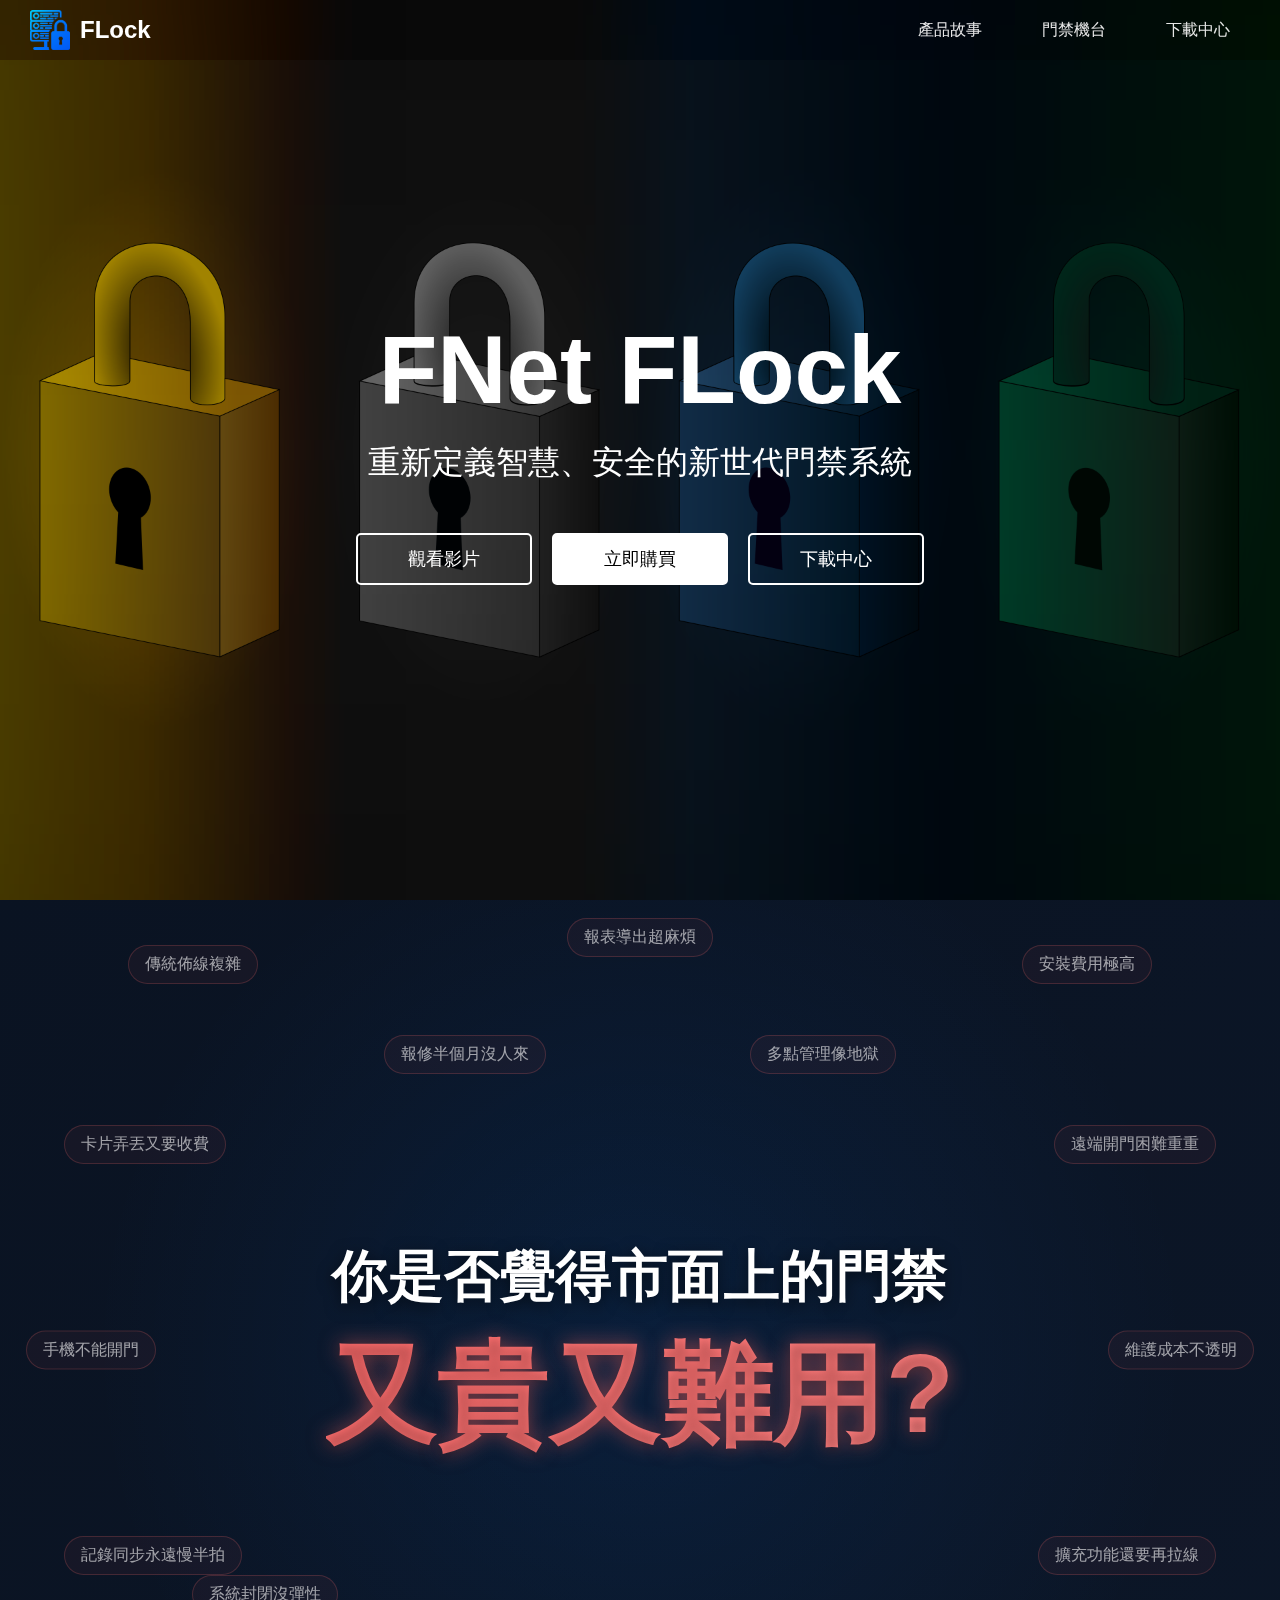
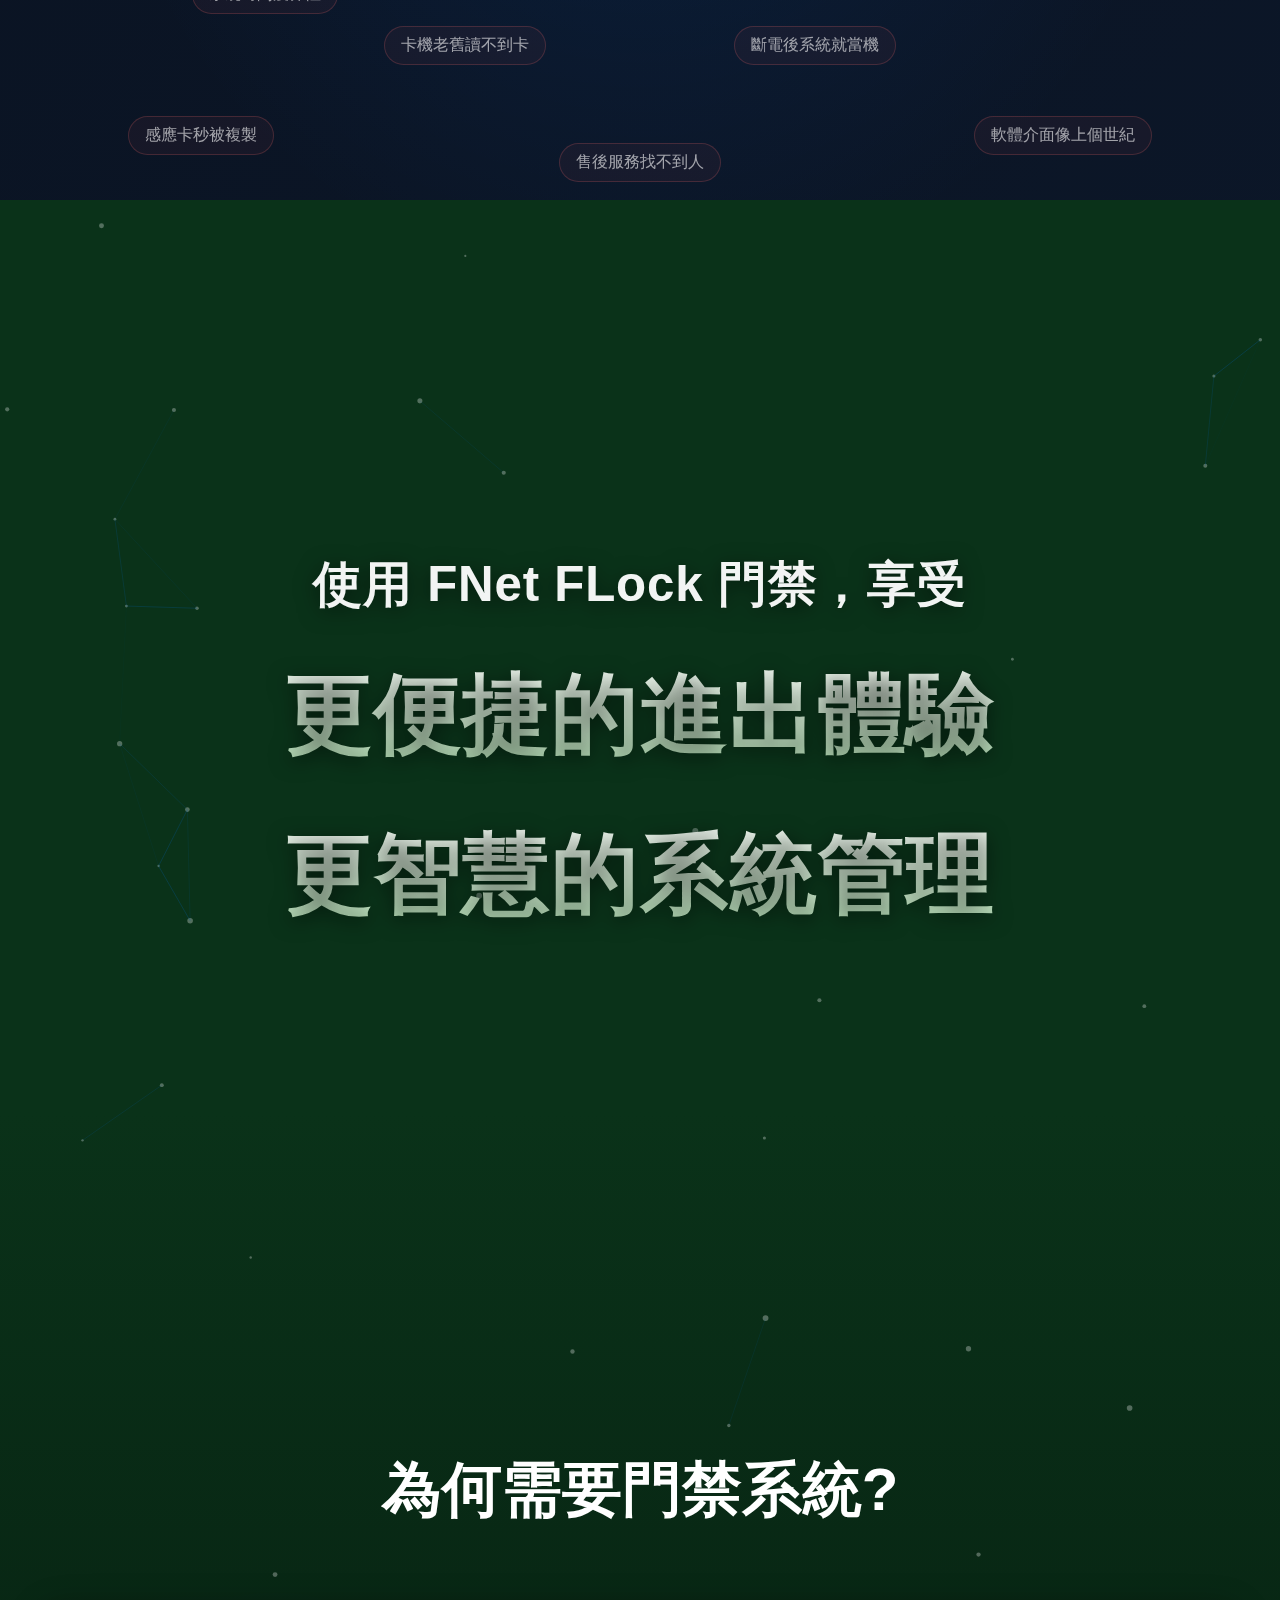
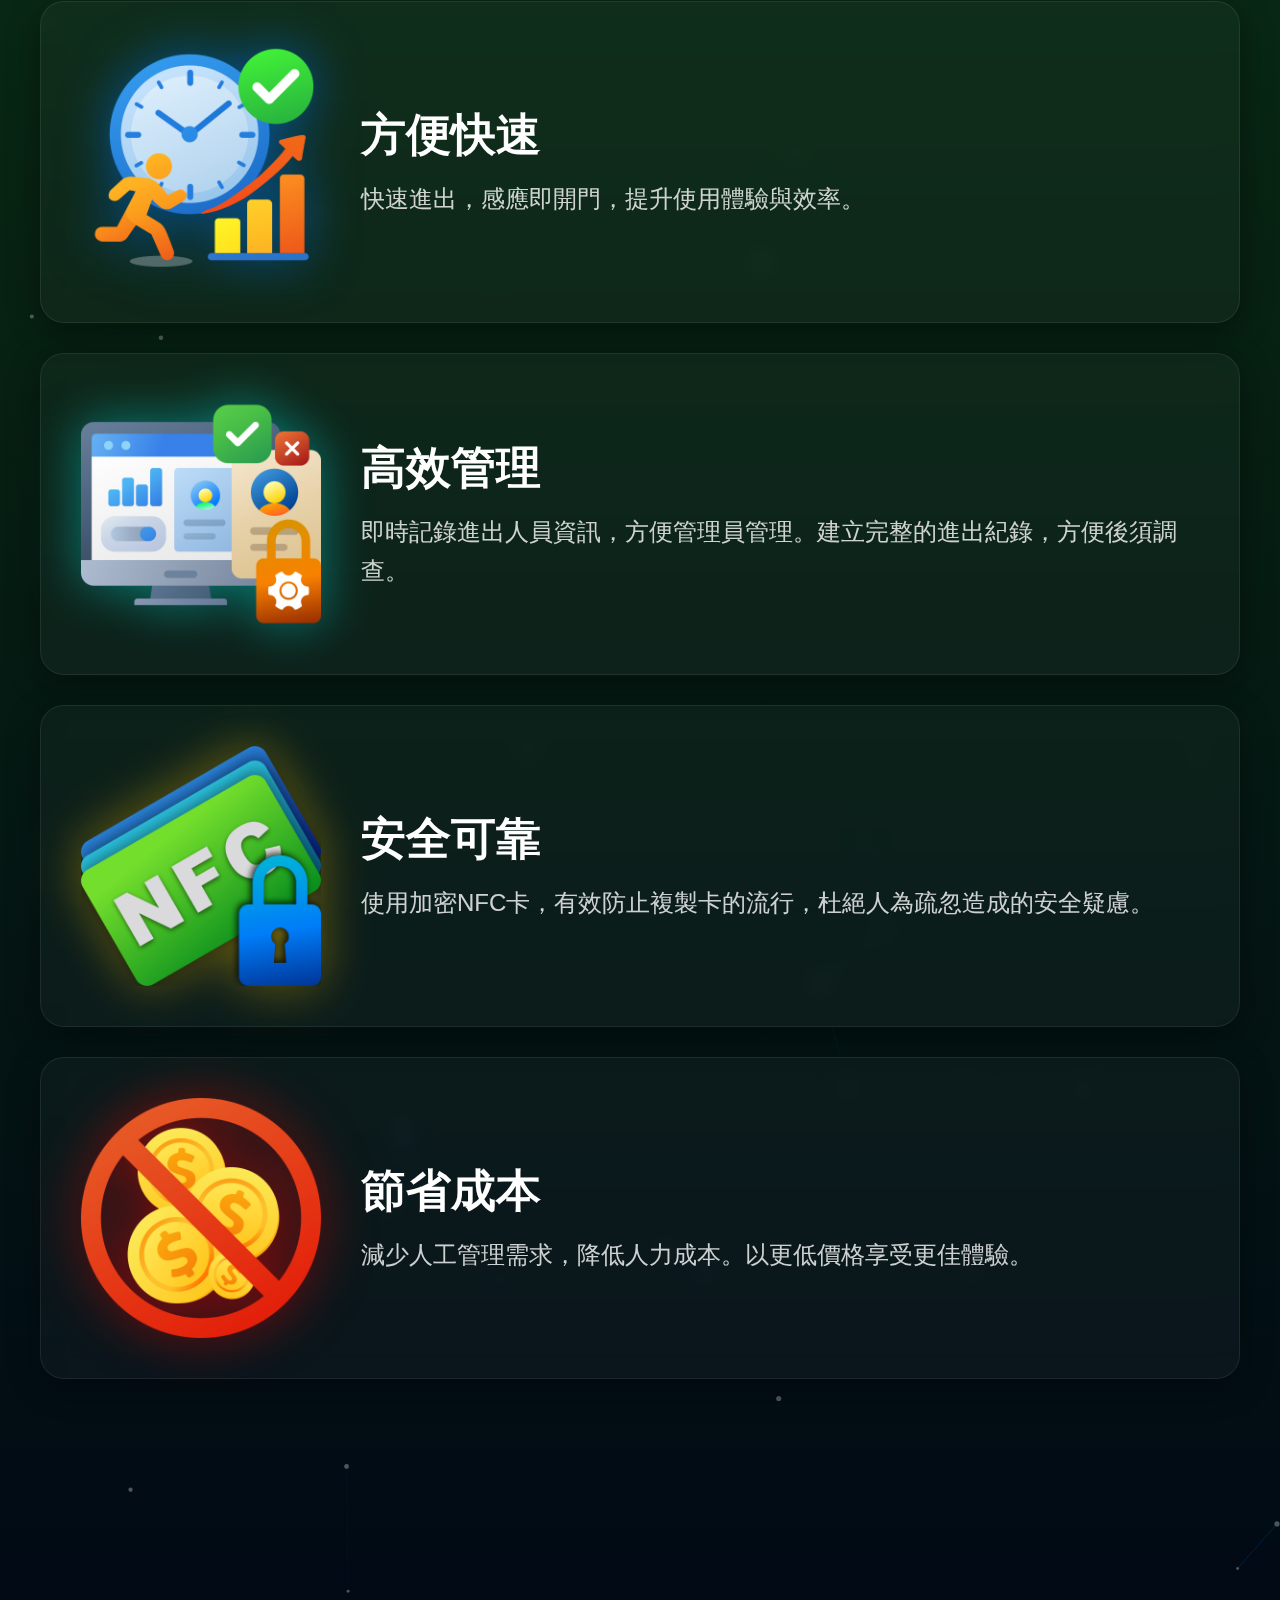
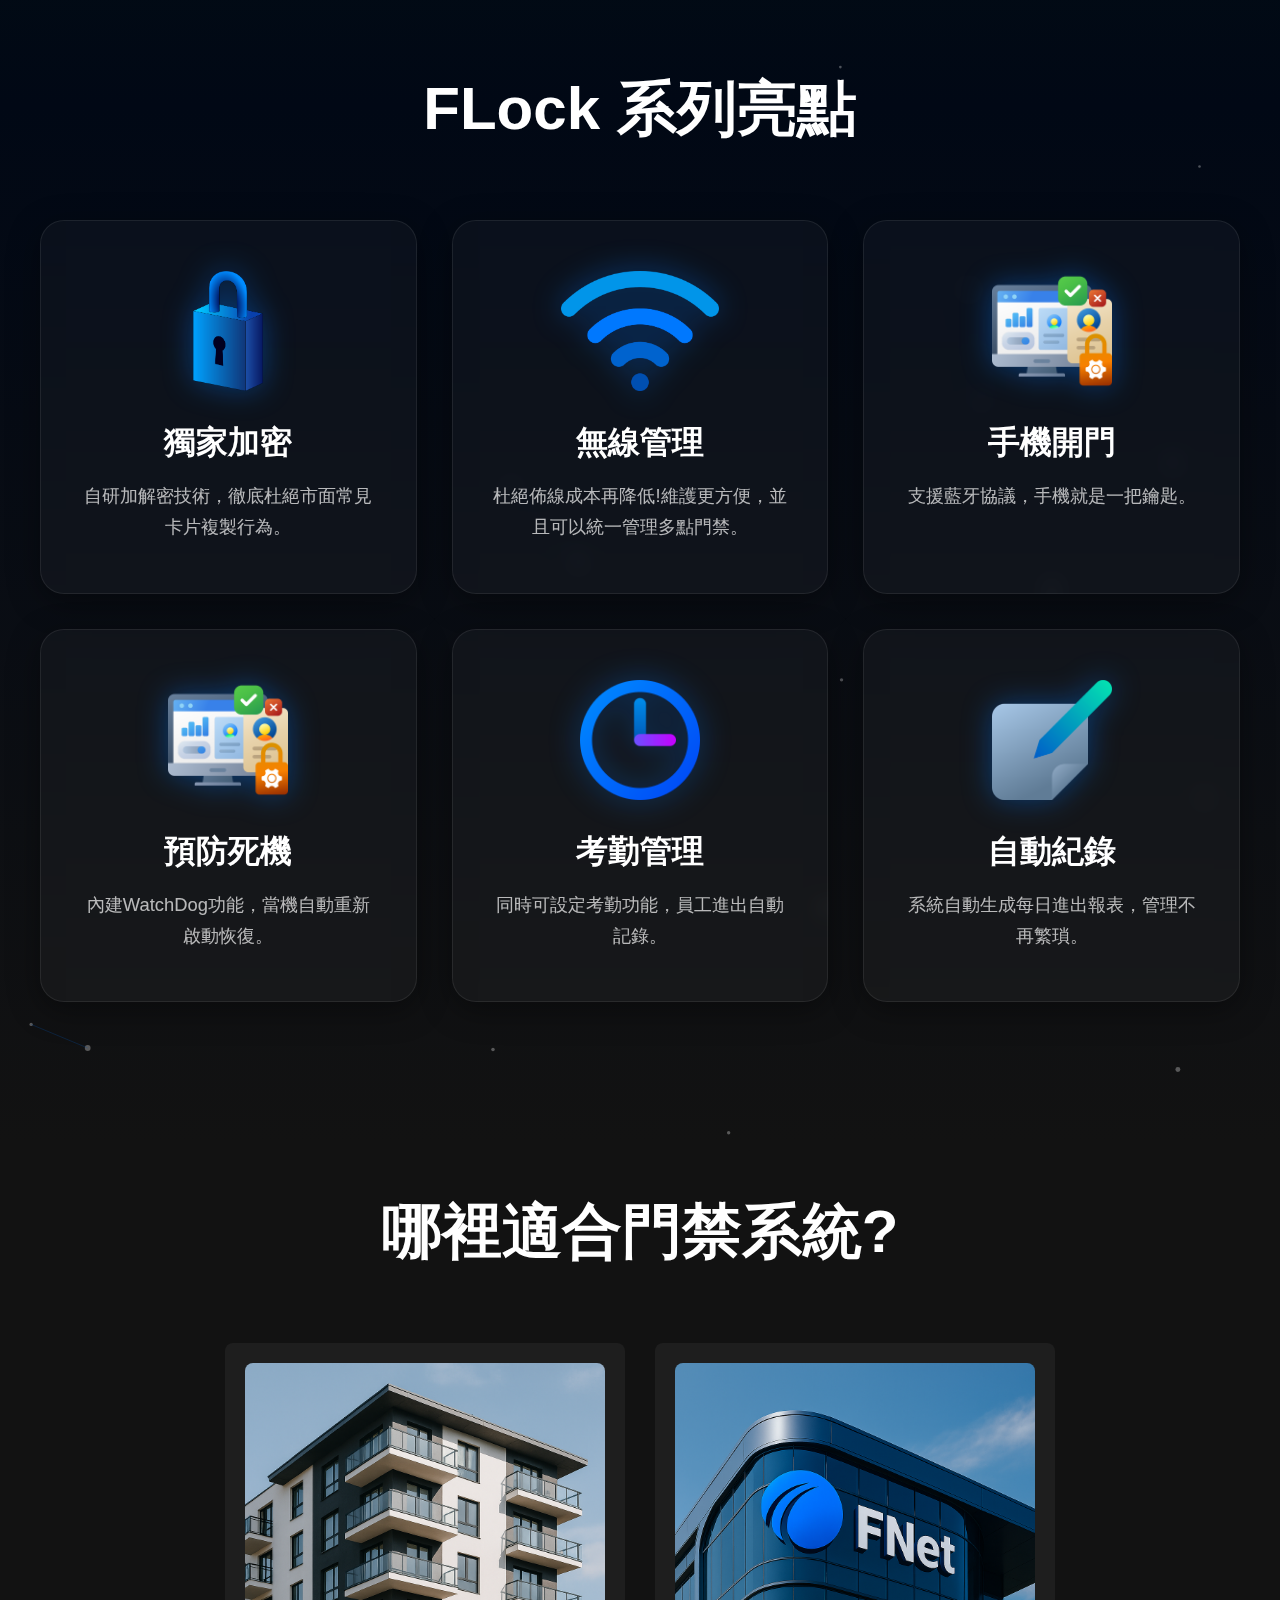
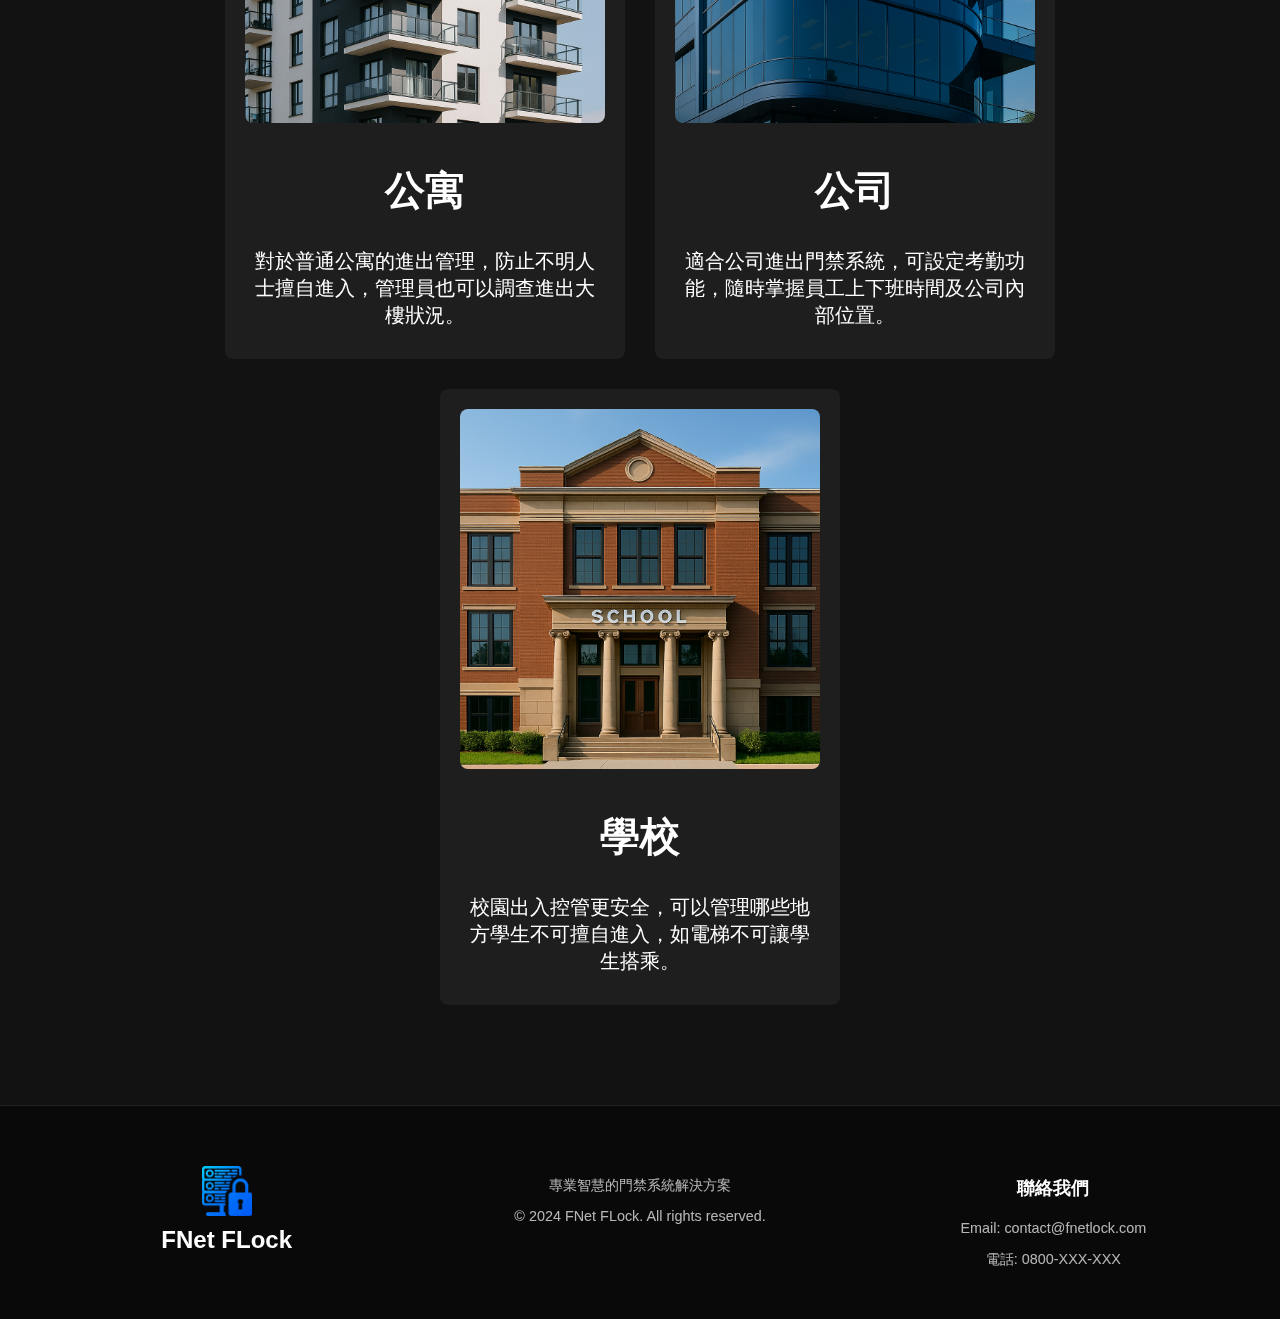
<file: index.html>
<!DOCTYPE html>
<html lang="en">

<head>
    <meta charset="UTF-8">
    <meta name="viewport" content="width=device-width, initial-scale=1.0">
    <title>FLock 專業智慧的門禁系統</title> <!--網站名稱-->
    <link rel="icon" href="images/LockServer_Icon.png" type="image/png">
    <link rel="stylesheet" href="FLock_Style.css">
</head>

<body>
    <!--頂部標題導航列-->
    <header>
        <div class="HeaderLeft">
            <img class="Header" src="images/LockServer_Icon.png" alt="FLock Logo">
            <h1 class="Header">FLock</h1>
        </div>
        <button class="MenuToggle" aria-label="開啟選單">
            <span class="bar"></span>
            <span class="bar"></span>
            <span class="bar"></span>
        </button>
        <nav class="HeaderNav">
            <a href="#story" class="NavButton">產品故事</a>
            <a href="#device" class="NavButton">門禁機台</a>
            <a href="#download" class="NavButton">下載中心</a>
        </nav>
    </header>
    <!--回到頂部按鈕-->
    <button id="scrollToTop" class="ScrollToTopButton" aria-label="回到頂部">
        <svg width="24" height="24" viewBox="0 0 24 24" fill="none" stroke="currentColor" stroke-width="2">
            <path d="M18 15l-6-6-6 6" />
        </svg>
    </button>
    <!--封面圖片-->
    <section>
        <div class="FrontCoverWrapper">
            <img class="FrontCover" src="images/FrontCover.png" alt="FLock 封面圖">
            <div class="FrontCoverOverlay"></div>
            <div class="FrontCoverContent">
                <div class="FrontCoverTitle">FNet FLock</div>
                <div class="FrontCoverText">重新定義智慧、安全的新世代門禁系統</div>

                <!--封面標題-->
                <div class="FrontCoverButtons">
                    <button class="FrontCoverButton1">觀看影片</button>
                    <button class="FrontCoverButton2">立即購買</button>
                    <button class="FrontCoverButton3">下載中心</button>
                </div>
            </div>
        </div>
    </section>
    <!--問題引導區塊-->
    <section class="QuestionSection">
        <div class="QuestionContent">
            <h2 class="QuestionTitle">你是否覺得市面上的門禁<br><span class="HighlightText">又貴又難用?</span></h2>
        </div>

        <!-- 傳統門禁痛點文字牆 -->
        <div class="PainPointWall">
            <div class="PainPointItem">傳統佈線複雜</div>
            <div class="PainPointItem">安裝費用極高</div>
            <div class="PainPointItem">感應卡秒被複製</div>
            <div class="PainPointItem">軟體介面像上個世紀</div>
            <div class="PainPointItem">手機不能開門</div>
            <div class="PainPointItem">維護成本不透明</div>
            <div class="PainPointItem">報表導出超麻煩</div>
            <div class="PainPointItem">售後服務找不到人</div>
            <div class="PainPointItem">卡片弄丟又要收費</div>
            <div class="PainPointItem">遠端開門困難重重</div>
            <div class="PainPointItem">記錄同步永遠慢半拍</div>
            <div class="PainPointItem">擴充功能還要再拉線</div>
            <div class="PainPointItem">報修半個月沒人來</div>
            <div class="PainPointItem">多點管理像地獄</div>
            <div class="PainPointItem">卡機老舊讀不到卡</div>
            <div class="PainPointItem">斷電後系統就當機</div>
            <div class="PainPointItem">系統封閉沒彈性</div>
        </div>
    </section>
    <!-- 整合區塊：從解決方案到亮點的全無縫設計 -->
    <div class="FeaturesContainer">
        <!-- 星動隨機飄動背景 (Canvas 動態連線) -->
        <canvas id="constellationCanvas" class="HighlightsBackground"></canvas>

        <!--解決方案區塊-->
        <section id="solution" class="SolutionSection">
            <div class="SolutionContent">
                <p class="SolutionText">
                    <span class="SolutionIntro">使用 FNet FLock 門禁，享受</span><br>
                    <span class="SolutionHighlight">更便捷的進出體驗</span><br>
                    <span class="SolutionHighlight">更智慧的系統管理</span>
                </p>
            </div>
        </section>

        <!--為何需要門禁系統-->
        <section id="why-need" class="WhyNeedSection">
            <h2 class="InPage">為何需要門禁系統?</h2>
            <div class="WhyNeedItems">
                <div class="WhyNeedItem glass-card">
                    <div class="WhyNeedItemImage">
                        <img src="images/Fast_and_Convenient.png" alt="方便快速" class="img-glow-blue">
                    </div>
                    <div class="WhyNeedItemContent">
                        <h3>方便快速</h3>
                        <p>快速進出，感應即開門，提升使用體驗與效率。</p>
                    </div>
                </div>
                <div class="WhyNeedItem glass-card">
                    <div class="WhyNeedItemImage">
                        <img src="images/Manage Easier.png" alt="高效管理" class="img-glow-cyan">
                    </div>
                    <div class="WhyNeedItemContent">
                        <h3>高效管理</h3>
                        <p>即時記錄進出人員資訊，方便管理員管理。建立完整的進出紀錄，方便後須調查。</p>
                    </div>
                </div>
                <div class="WhyNeedItem glass-card">
                    <div class="WhyNeedItemImage">
                        <img src="images/LockSave.png" alt="更加安全" class="img-glow-gold">
                    </div>
                    <div class="WhyNeedItemContent">
                        <h3>安全可靠</h3>
                        <p>使用加密NFC卡，有效防止複製卡的流行，杜絕人為疏忽造成的安全疑慮。</p>
                    </div>
                </div>
                <div class="WhyNeedItem glass-card">
                    <div class="WhyNeedItemImage">
                        <img src="images/cheaper.png" alt="節省成本" class="img-glow-red">
                    </div>
                    <div class="WhyNeedItemContent">
                        <h3>節省成本</h3>
                        <p>減少人工管理需求，降低人力成本。以更低價格享受更佳體驗。</p>
                    </div>
                </div>
            </div>
        </section>


        <!--FLock 系列亮點-->
        <section id="highlights" class="HighlightsSection">
            <h2 class="InPage">FLock 系列亮點</h2>
            <div class="HighlightsItems">
                <div class="HighlightItem glass-card hover-lift">
                    <div class="HighlightIcon">
                        <img src="images/LightBlueLock.png" alt="獨家加密">
                    </div>
                    <h3>獨家加密</h3>
                    <p>自研加解密技術，徹底杜絕市面常見卡片複製行為。</p>
                </div>
                <div class="HighlightItem glass-card hover-lift">
                    <div class="HighlightIcon">
                        <img src="images/WiFi.png" alt="雲端管理">
                    </div>
                    <h3>無線管理</h3>
                    <p>杜絕佈線成本再降低!維護更方便，並且可以統一管理多點門禁。</p>
                </div>
                <div class="HighlightItem glass-card hover-lift">
                    <div class="HighlightIcon">
                        <img src="images/Manage Easier.png" alt="手機開門">
                    </div>
                    <h3>手機開門</h3>
                    <p>支援藍牙協議，手機就是一把鑰匙。</p>
                </div>
                <div class="HighlightItem glass-card hover-lift">
                    <div class="HighlightIcon">
                        <img src="images/Manage Easier.png" alt="預防死機">
                    </div>
                    <h3>預防死機</h3>
                    <p>內建WatchDog功能，當機自動重新啟動恢復。</p>
                </div>
                <div class="HighlightItem glass-card hover-lift">
                    <div class="HighlightIcon">
                        <img src="images/Clock.png" alt="考勤管理">
                    </div>
                    <h3>考勤管理</h3>
                    <p>同時可設定考勤功能，員工進出自動記錄。</p>
                </div>
                <div class="HighlightItem glass-card hover-lift">
                    <div class="HighlightIcon">
                        <img src="images/Edit.png" alt="自動紀錄">
                    </div>
                    <h3>自動紀錄</h3>
                    <p>系統自動生成每日進出報表，管理不再繁瑣。</p>
                </div>
            </div>
        </section>
    </div>





    <!--門禁使用場景-->
    <section class="WhereSetSection">
        <h2 class="InPage">哪裡適合門禁系統?</h2>
        <div class="WhereSetFLock_items">
            <div class="WhereSetFLock_item">
                <img src="images/Copilot_20251207_170144.png" alt="公寓">
                <h3>公寓</h3>
                <p>對於普通公寓的進出管理，防止不明人士擅自進入，管理員也可以調查進出大樓狀況。</p>
            </div>
            <div class="WhereSetFLock_item">
                <img src="images/Copilot_20251207_171746.png" alt="公司">
                <h3>公司</h3>
                <p>適合公司進出門禁系統，可設定考勤功能，隨時掌握員工上下班時間及公司內部位置。</p>
            </div>
            <div class="WhereSetFLock_item">
                <img src="images/Copilot_20251207_174140.png" alt="學校">
                <h3>學校</h3>
                <p>校園出入控管更安全，可以管理哪些地方學生不可擅自進入，如電梯不可讓學生搭乘。</p>
            </div>
        </div>
    </section>

    <!--技術優勢
    <section class="TechAdvantageSection">
        <h2 class="InPage">技術優勢</h2>
        <div class="TechAdvantageItems">
            <div class="TechAdvantageItem">
                <h3>⚡ 快速響應</h3>
                <p>辨識速度 < 0.5 秒，進出流暢不卡頓</p>
            </div>
            <div class="TechAdvantageItem">
                <h3>🌐 穩定連線</h3>
                <p>支援多種網路環境，離線也能正常運作</p>
            </div>
            <div class="TechAdvantageItem">
                <h3>🔋 長效續航</h3>
                <p>低功耗設計，電池續航可達數月</p>
            </div>
            <div class="TechAdvantageItem">
                <h3>🛡️ 防護等級</h3>
                <p>IP65 防水防塵，適應各種環境</p>
            </div>
        </div>
    </section>-->

    <!--頁尾-->
    <footer class="FooterSection">
        <div class="FooterContent">
            <div class="FooterLogo">
                <img src="images/LockServer_Icon.png" alt="FLock Logo" width="40">
                <h3>FNet FLock</h3>
            </div>
            <div class="FooterInfo">
                <p>專業智慧的門禁系統解決方案</p>
                <p>© 2024 FNet FLock. All rights reserved.</p>
            </div>
            <div class="FooterContact">
                <p>聯絡我們</p>
                <p>Email: contact@fnetlock.com</p>
                <p>電話: 0800-XXX-XXX</p>
            </div>
        </div>
    </footer>

    <script>
        // 回到頂部按鈕功能
        const scrollToTopButton = document.getElementById('scrollToTop');

        // 偵測捲動位置
        window.addEventListener('scroll', function () {
            if (window.pageYOffset > 300) {
                scrollToTopButton.classList.add('show');
            } else {
                scrollToTopButton.classList.remove('show');
            }
        });

        // 點擊回到頂部
        scrollToTopButton.addEventListener('click', function () {
            window.scrollTo({
                top: 0,
                behavior: 'smooth'
            });
        });


        // 手機版選單切換
        const menuToggle = document.querySelector('.MenuToggle');
        const headerNav = document.querySelector('.HeaderNav');

        if (menuToggle) {
            menuToggle.addEventListener('click', () => {
                headerNav.classList.toggle('active');
                menuToggle.classList.toggle('active');
            });
        }

        // 星座連線動畫 (Canvas Constellation)
        const canvas = document.getElementById('constellationCanvas');
        const ctx = canvas.getContext('2d');
        let particles = [];
        const particleCount = 80; // 粒子數量 (增加密度)
        const connectionDistance = 150; // 連線距離

        function resizeCanvas() {
            const section = canvas.parentElement;
            canvas.width = section.offsetWidth;
            canvas.height = section.offsetHeight;
        }

        class Particle {
            constructor() {
                this.init();
            }
            init() {
                this.x = Math.random() * canvas.width;
                this.y = Math.random() * canvas.height;
                this.vx = (Math.random() - 0.5) * 0.5;
                this.vy = (Math.random() - 0.5) * 0.5;
                this.size = Math.random() * 2 + 1;
            }
            update() {
                this.x += this.vx;
                this.y += this.vy;
                if (this.x < 0 || this.x > canvas.width) this.vx *= -1;
                if (this.y < 0 || this.y > canvas.height) this.vy *= -1;
            }
            draw() {
                ctx.beginPath();
                ctx.arc(this.x, this.y, this.size, 0, Math.PI * 2);
                ctx.fillStyle = 'rgba(255, 255, 255, 0.5)';
                ctx.fill();
            }
        }

        function createParticles() {
            particles = [];
            for (let i = 0; i < particleCount; i++) {
                particles.push(new Particle());
            }
        }

        function drawLines() {
            for (let i = 0; i < particles.length; i++) {
                for (let j = i + 1; j < particles.length; j++) {
                    const dx = particles[i].x - particles[j].x;
                    const dy = particles[i].y - particles[j].y;
                    const distance = Math.sqrt(dx * dx + dy * dy);

                    if (distance < connectionDistance) {
                        ctx.beginPath();
                        ctx.strokeStyle = `rgba(0, 120, 255, ${1 - distance / connectionDistance})`;
                        ctx.lineWidth = 0.5;
                        ctx.moveTo(particles[i].x, particles[i].y);
                        ctx.lineTo(particles[j].x, particles[j].y);
                        ctx.stroke();
                    }
                }
            }
        }

        function animate() {
            ctx.clearRect(0, 0, canvas.width, canvas.height);
            particles.forEach(p => {
                p.update();
                p.draw();
            });
            drawLines();
            requestAnimationFrame(animate);
        }

        window.addEventListener('resize', () => {
            resizeCanvas();
            createParticles();
        });

        // 初始化
        resizeCanvas();
        createParticles();
        animate();

        // 點擊連結後自動關閉選單
        document.querySelectorAll('.NavButton').forEach(button => {
            button.addEventListener('click', () => {
                headerNav.classList.remove('active');
                if (menuToggle) menuToggle.classList.remove('active');
            });
        });
    </script>
</body>

</html>
</file>
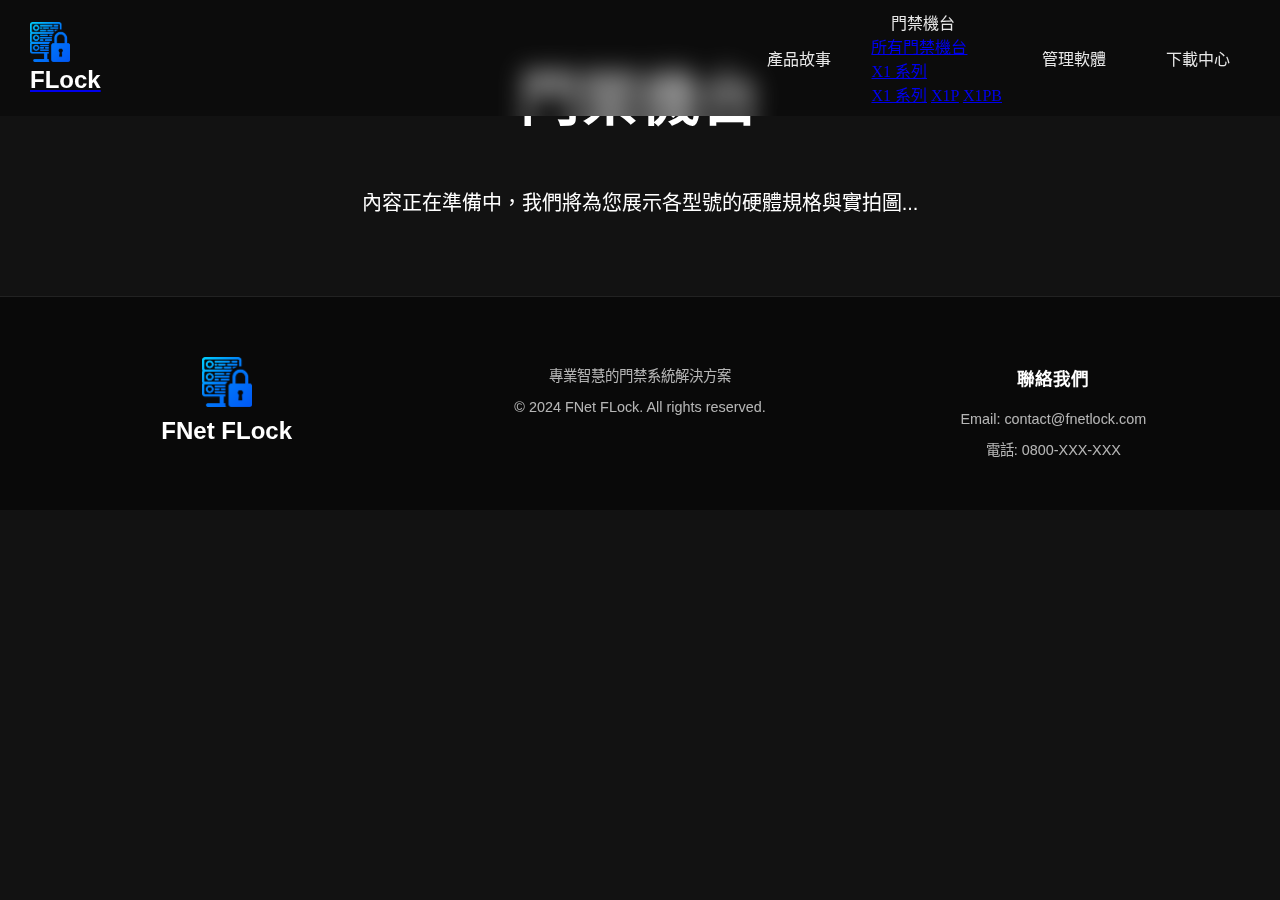
<file: device.html>
<!DOCTYPE html>
<html lang="zh-TW">

<head>
    <meta charset="UTF-8">
    <meta name="viewport" content="width=device-width, initial-scale=1.0">
    <title>門禁機台 - FLock 專業智慧的門禁系統</title>
    <link rel="icon" href="images/LockServer_Icon.png" type="image/png">
    <link rel="stylesheet" href="FLock_Style.css">
</head>

<body>
    <!--頂部標題導航列-->
    <header>
        <div class="HeaderLeft">
            <a href="index.html">
                <img class="Header" src="images/LockServer_Icon.png" alt="FLock Logo">
                <h1 class="Header">FLock</h1>
            </a>
        </div>
        <button class="MenuToggle" aria-label="開啟選單">
            <span class="bar"></span>
            <span class="bar"></span>
            <span class="bar"></span>
        </button>
        <nav class="HeaderNav">
            <a href="index.html" class="NavButton">產品故事</a>
            <div class="NavDropdown">
                <a href="device.html" class="NavButton active HasDropdown">門禁機台 <span
                        class="DropdownTriangle"></span></a>
                <div class="DropdownContent">
                    <a href="device.html" class="DropdownItem">所有門禁機台</a>
                    <div class="DropdownSub">
                        <a href="javascript:void(0)" class="DropdownItem HasSub">X1 系列 <span
                                class="SideTriangle"></span></a>
                        <div class="SubDropdownContent">
                            <a href="x1-series.html" class="DropdownItem">X1 系列</a>
                            <a href="x1p.html" class="DropdownItem">X1P</a>
                            <a href="x1pb.html" class="DropdownItem">X1PB</a>
                        </div>
                    </div>
                </div>
            </div>
            <a href="software.html" class="NavButton">管理軟體</a>
            <a href="download.html" class="NavButton">下載中心</a>
        </nav>
    </header>

    <!--回到頂部按鈕-->
    <button id="scrollToTop" class="ScrollToTopButton" aria-label="回到頂部">
        <svg width="24" height="24" viewBox="0 0 24 24" fill="none" stroke="currentColor" stroke-width="2">
            <path d="M18 15l-6-6-6 6" />
        </svg>
    </button>

    <!-- 頁面主體 -->
    <main class="PagePlaceholder">
        <div class="PlaceholderContent">
            <h2>門禁機台</h2>
            <p>內容正在準備中，我們將為您展示各型號的硬體規格與實拍圖...</p>
        </div>
    </main>

    <!--頁尾-->
    <footer class="FooterSection">
        <div class="FooterContent">
            <div class="FooterLogo">
                <img src="images/LockServer_Icon.png" alt="FLock Logo" width="40">
                <h3>FNet FLock</h3>
            </div>
            <div class="FooterInfo">
                <p>專業智慧的門禁系統解決方案</p>
                <p>© 2024 FNet FLock. All rights reserved.</p>
            </div>
            <div class="FooterContact">
                <p>聯絡我們</p>
                <p>Email: contact@fnetlock.com</p>
                <p>電話: 0800-XXX-XXX</p>
            </div>
        </div>
    </footer>

    <script>
        // 回到頂部按鈕功能
        const scrollToTopButton = document.getElementById('scrollToTop');
        window.addEventListener('scroll', function () {
            if (window.pageYOffset > 300) {
                scrollToTopButton.classList.add('show');
            } else {
                scrollToTopButton.classList.remove('show');
            }
        });
        scrollToTopButton.addEventListener('click', function () {
            window.scrollTo({ top: 0, behavior: 'smooth' });
        });

        // 手機版選單邏輯
        const menuToggle = document.querySelector('.MenuToggle');
        const headerNav = document.querySelector('.HeaderNav');

        if (menuToggle) {
            menuToggle.addEventListener('click', (e) => {
                e.stopPropagation();
                headerNav.classList.toggle('active');
                menuToggle.classList.toggle('active');
            });
        }

        // 點擊頁面其他地方關閉選單
        document.addEventListener('click', () => {
            headerNav.classList.remove('active');
            if (menuToggle) menuToggle.classList.remove('active');
            document.querySelectorAll('.NavDropdown').forEach(d => d.classList.remove('open'));
            document.querySelectorAll('.DropdownSub').forEach(s => s.classList.remove('open'));
        });

        headerNav.addEventListener('click', (e) => {
            e.stopPropagation();
        });

        const isMobile = () => window.innerWidth <= 700;

        document.querySelectorAll('.NavDropdown > .NavButton').forEach(btn => {
            btn.addEventListener('click', (e) => {
                if (isMobile()) {
                    e.preventDefault();
                    btn.parentElement.classList.toggle('open');
                }
            });
        });

        document.querySelectorAll('.DropdownItem.HasSub').forEach(item => {
            item.addEventListener('click', (e) => {
                if (isMobile()) {
                    e.preventDefault();
                    item.parentElement.classList.toggle('open');
                }
            });
        });
    </script>
</body>

</html>
</file>
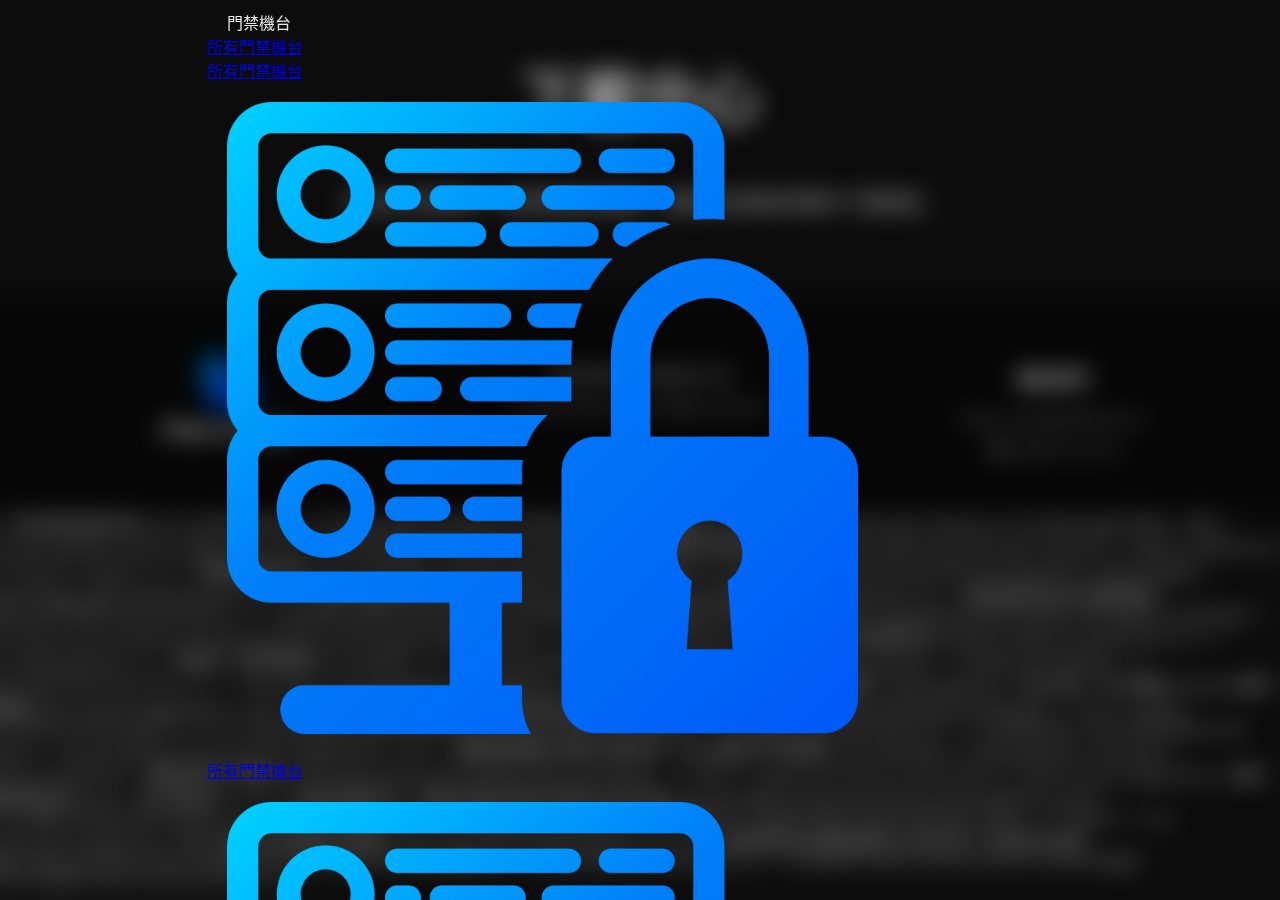
<file: download.html>
<!DOCTYPE html>
<html lang="zh-TW">

<head>
    <meta charset="UTF-8">
    <meta name="viewport" content="width=device-width, initial-scale=1.0">
    <title>下載中心 - FLock 專業智慧的門禁系統</title>
    <link rel="icon" href="images/LockServer_Icon.png" type="image/png">
    <link rel="stylesheet" href="FLock_Style.css">
    <script src="translations.js"></script>
    <script src="i18n.js"></script>
</head>

<body>
    <!--頂部標題導航列-->
    <header>
        <div class="HeaderLeft">
            <a href="index.html">
                <img class="Header" src="images/LockServer_Icon.png" alt="FLock Logo">
                <h1 class="Header">FLock</h1>
            </a>
        </div>

        <nav class="HeaderNav">
            <a href="index.html" class="NavButton nav-item-v4" data-i18n="nav_story">產品故事</a>
            <div class="NavDropdown nav-item-v3">
                <a href="device.html" class="NavButton HasDropdown" data-i18n="nav_device">門禁機台 <span
                        class="DropdownTriangle"></span></a>
                <div class="DropdownContent">
                    <div class="MegaMenuLeft">
                        <!-- 手機版：普通按鈕 (不要子選單) -->
                        <a href="device.html" class="DropdownItem MobileOnly" data-i18n="nav_all_devices">所有門禁機台</a>

                        <!-- 電腦版：所有門禁機台 資料夾 (預設為 active) -->
                        <div class="DropdownSub active DesktopOnly">
                            <a href="javascript:void(0)" class="DropdownItem HasSub"><span data-i18n="nav_all_devices_folder">所有門禁機台</span> <span class="SideTriangle"></span></a>
                            <div class="SubDropdownContent">
                                <!-- 電腦板：圖文展示卡片 -->
                                <a href="device.html" class="MegaMenuProduct DesktopOnly">
                                    <div class="ProductImagePlaceholder"><img src="images/LockServer_Icon.png" alt="所有門禁機台" style="width:100%; height:100%; object-fit:contain; padding:20px; box-sizing: border-box;"></div>
                                    <span class="ProductTitle" data-i18n="nav_all_devices">所有門禁機台</span>
                                </a>
                                <a href="x1p.html" class="MegaMenuProduct DesktopOnly">
                                    <div class="ProductImagePlaceholder"><img src="images/LockServer_Icon.png" alt="X1P" style="width:100%; height:100%; object-fit:contain; padding:20px; box-sizing: border-box;"></div>
                                    <span class="ProductTitle">X1P</span>
                                </a>
                                <a href="x1pb.html" class="MegaMenuProduct DesktopOnly">
                                    <div class="ProductImagePlaceholder"><img src="images/LockServer_Icon.png" alt="X1PB" style="width:100%; height:100%; object-fit:contain; padding:20px; box-sizing: border-box;"></div>
                                    <span class="ProductTitle">X1PB</span>
                                </a>
                                <a href="javascript:void(0)" class="MegaMenuProduct DesktopOnly">
                                    <div class="ProductImagePlaceholder"><img src="images/LockServer_Icon.png" alt="L1" style="width:100%; height:100%; object-fit:contain; padding:20px; box-sizing: border-box;"></div>
                                    <span class="ProductTitle">L1</span>
                                </a>
                            </div>
                        </div>

                        <!-- X1 系列 資料夾 -->
                        <div class="DropdownSub">
                            <a href="javascript:void(0)" class="DropdownItem HasSub"><span data-i18n="nav_x1_series">X1 系列</span> <span class="SideTriangle"></span></a>
                            <div class="SubDropdownContent">
                                <!-- 手機板：傳統簡潔清單 -->
                                <a href="x1-series.html" class="DropdownItem MobileOnly">X1 系列介紹</a>
                                <a href="x1p.html" class="DropdownItem MobileOnly">X1P</a>
                                <a href="x1pb.html" class="DropdownItem MobileOnly">X1PB</a>

                                <!-- 電腦板：圖文展示卡片 -->
                                <a href="x1-series.html" class="MegaMenuProduct DesktopOnly">
                                    <div class="ProductImagePlaceholder"><img src="images/LockServer_Icon.png" alt="X1 系列介紹" style="width:100%; height:100%; object-fit:contain; padding:20px; box-sizing: border-box;"></div>
                                    <span class="ProductTitle">X1 系列介紹</span>
                                </a>
                                <a href="x1p.html" class="MegaMenuProduct DesktopOnly">
                                    <div class="ProductImagePlaceholder"><img src="images/LockServer_Icon.png" alt="X1P" style="width:100%; height:100%; object-fit:contain; padding:20px; box-sizing: border-box;"></div>
                                    <span class="ProductTitle">X1P</span>
                                </a>
                                <a href="x1pb.html" class="MegaMenuProduct DesktopOnly">
                                    <div class="ProductImagePlaceholder"><img src="images/LockServer_Icon.png" alt="X1PB" style="width:100%; height:100%; object-fit:contain; padding:20px; box-sizing: border-box;"></div>
                                    <span class="ProductTitle">X1PB</span>
                                </a>
                            </div>
                        </div>

                        <!-- L 系列 資料夾 -->
                        <div class="DropdownSub">
                            <a href="javascript:void(0)" class="DropdownItem HasSub"><span data-i18n="nav_l_series">L 系列</span> <span class="SideTriangle"></span></a>
                            <div class="SubDropdownContent">
                                <!-- 手機板：傳統簡潔清單 -->
                                <a href="l-series.html" class="DropdownItem MobileOnly">L1 系列介紹</a>
                                <a href="javascript:void(0)" class="DropdownItem MobileOnly">L1</a>

                                <!-- 電腦板：圖文展示卡片 -->
                                <a href="l-series.html" class="MegaMenuProduct DesktopOnly">
                                    <div class="ProductImagePlaceholder"><img src="images/LockServer_Icon.png" alt="L1 系列介紹" style="width:100%; height:100%; object-fit:contain; padding:20px; box-sizing: border-box;"></div>
                                    <span class="ProductTitle">L1 系列介紹</span>
                                </a>
                                <a href="javascript:void(0)" class="MegaMenuProduct DesktopOnly">
                                    <div class="ProductImagePlaceholder"><img src="images/LockServer_Icon.png" alt="L1" style="width:100%; height:100%; object-fit:contain; padding:20px; box-sizing: border-box;"></div>
                                    <span class="ProductTitle">L1</span>
                                </a>
                            </div>
                        </div>
                    </div>
                </div>
            </div>
            <a href="software.html" class="NavButton nav-item-v2" data-i18n="nav_software">管理軟體</a>
            <a href="download.html" class="NavButton active nav-item-v1" data-i18n="nav_download">下載中心</a>

            <!-- 手機版語言項目 (僅限手機顯示) -->
            <div class="NavDropdown MobileOnly">
                <a href="javascript:void(0)" class="NavButton HasDropdown" data-i18n="nav_lang">語言 <span class="DropdownTriangle"></span></a>
                <div class="DropdownContent">
                    <a href="javascript:void(0)" class="DropdownItem" onclick="setLanguage('zh')">繁體中文</a>
                    <a href="javascript:void(0)" class="DropdownItem" onclick="setLanguage('cn')">简体中文</a>
                    <a href="javascript:void(0)" class="DropdownItem" onclick="setLanguage('en')">English</a>
                </div>
            </div>
        </nav>

        <div class="HeaderRight">
            <!-- 桌機版語言控制 (常駐螢幕最右側) -->
            <div class="NavDropdown DesktopOnly">
                <a href="javascript:void(0)" class="NavButton HasDropdown IconOnly" title="Language">
                    <svg viewBox="0 0 24 24" fill="none" stroke="currentColor" stroke-width="2" stroke-linecap="round" stroke-linejoin="round" class="GlobeIcon">
                        <circle cx="12" cy="12" r="10"></circle>
                        <line x1="2" y1="12" x2="22" y2="12"></line>
                        <path d="M12 2a15.3 15.3 0 0 1 4 10 15.3 15.3 0 0 1-4 10 15.3 15.3 0 0 1-4-10 15.3 15.3 0 0 1 4-10z"></path>
                    </svg>
                    <span class="DropdownTriangle"></span>
                </a>
                <div class="DropdownContent">
                    <a href="javascript:void(0)" class="DropdownItem" onclick="setLanguage('zh')">繁體中文</a>
                    <a href="javascript:void(0)" class="DropdownItem" onclick="setLanguage('cn')">简体中文</a>
                    <a href="javascript:void(0)" class="DropdownItem" onclick="setLanguage('en')">English</a>
                </div>
            </div>

            <button class="MenuToggle" aria-label="開啟選單">
                <span class="bar"></span>
                <span class="bar"></span>
                <span class="bar"></span>
            </button>
        </div>
    </header>

    <!--回到頂部按鈕-->
    <button id="scrollToTop" class="ScrollToTopButton" aria-label="回到頂部">
        <svg width="24" height="24" viewBox="0 0 24 24" fill="none" stroke="currentColor" stroke-width="2">
            <path d="M18 15l-6-6-6 6" />
        </svg>
    </button>

    <!-- 頁面主體 -->
    <main class="PagePlaceholder">
        <div class="PlaceholderContent">
            <h2 data-i18n="nav_download">下載中心</h2>
            <p data-i18n="download_placeholder_desc">內容正在準備中，我們將提供韌體、軟體及各類說明書的下載連結...</p>
        </div>
    </main>

    <!--頁尾-->
    <footer class="FooterSection">
        <div class="FooterContent">
            <div class="FooterLogo">
                <img src="images/LockServer_Icon.png" alt="FLock Logo" width="40">
                <h3>FNet FLock</h3>
            </div>
            <div class="FooterInfo">
                <p data-i18n="footer_slogan">專業智慧的門禁系統解決方案</p>
                <p data-i18n="footer_rights">© 2024 FNet FLock. All rights reserved.</p>
            </div>
            <div class="FooterContact">
                <p data-i18n="footer_contact">聯絡我們</p>
                <p>Email: contact@fnetlock.com</p>
                <p>電話: 0800-XXX-XXX</p>
            </div>
        </div>
    </footer>

        // 回到頂部按鈕功能
        const scrollToTopButton = document.getElementById('scrollToTop');

        // 偵測捲動位置
        window.addEventListener('scroll', function () {
            if (window.pageYOffset > 300) {
                scrollToTopButton.classList.add('show');
            } else {
                scrollToTopButton.classList.remove('show');
            }
        });

        // 點擊回到頂部
        scrollToTopButton.addEventListener('click', function () {
            window.scrollTo({
                top: 0,
                behavior: 'smooth'
            });
        });


        // 手機版選單切換
        const menuToggle = document.querySelector('.MenuToggle');
        const headerNav = document.querySelector('.HeaderNav');

        if (menuToggle) {
            menuToggle.addEventListener('click', (e) => {
                e.stopPropagation();
                headerNav.classList.toggle('active');
                menuToggle.classList.toggle('active');
            });
        }

        // 點擊頁面其他地方關閉選單
        document.addEventListener('click', () => {
            headerNav.classList.remove('active');
            if (menuToggle) menuToggle.classList.remove('active');
            document.querySelectorAll('.NavDropdown').forEach(d => d.classList.remove('open'));
            document.querySelectorAll('.DropdownSub').forEach(s => s.classList.remove('open'));
        });

        // 阻止選單內部點擊冒泡
        headerNav.addEventListener('click', (e) => {
            e.stopPropagation();
        });

        // 手機版下拉選單邏輯
        const isMobile = () => window.innerWidth <= 900;

        document.querySelectorAll('.NavDropdown > .NavButton').forEach(btn => {
            btn.addEventListener('click', (e) => {
                const parent = btn.parentElement;
                
                if (isMobile()) {
                    e.preventDefault(); // 手機版不跳轉，只展開
                    e.stopPropagation(); // 阻止冒泡，防止觸發 document 點擊關閉
                    parent.classList.toggle('open');
                } else {
                    // 電腦版: 允許原始跳轉，並關閉可能已開啟的其他選單
                    document.querySelectorAll('.NavDropdown').forEach(d => {
                        if (d !== parent) d.classList.remove('open');
                    });
                }
            });
        });

        document.querySelectorAll('.DropdownItem.HasSub').forEach(item => {
            item.addEventListener('click', (e) => {
                if (isMobile()) {
                    e.preventDefault();
                    const parent = item.parentElement;
                    parent.classList.toggle('open');
                } else {
                    // 電腦版點擊後才顯示右側內容，防止預設的行為跳轉
                    e.preventDefault();
                    e.stopPropagation();
                    const parent = item.parentElement;
                    
                    // 關閉其他的子選單
                    document.querySelectorAll('.DropdownSub').forEach(sub => {
                        if (sub !== parent) sub.classList.remove('active');
                    });
                    
                    parent.classList.add('active'); // 確保點擊後保持 active，而不是取消
                }
            });
        });

        // 打開門禁機台時，重置為預設的資料夾狀態 (每次打開 mega menu 時)
        document.querySelector('.NavDropdown.nav-item-v3').addEventListener('mouseenter', () => {
            if (!isMobile()) {
                const subs = document.querySelectorAll('.HeaderNav .DropdownSub');
                subs.forEach((sub, index) => {
                    if (index === 0) {
                        sub.classList.add('active'); // 第一個(所有門禁機台)為預設
                    } else {
                        sub.classList.remove('active');
                    }
                });
            }
        });

        // 點擊連結後自動關閉選單 (排除具有下拉選單的按鈕)
        document.querySelectorAll('.NavButton:not(.HasDropdown)').forEach(button => {
            button.addEventListener('click', () => {
                headerNav.classList.remove('active');
                if (menuToggle) menuToggle.classList.remove('active');
            });
        });
    </script>
</body>

</html>
</file>
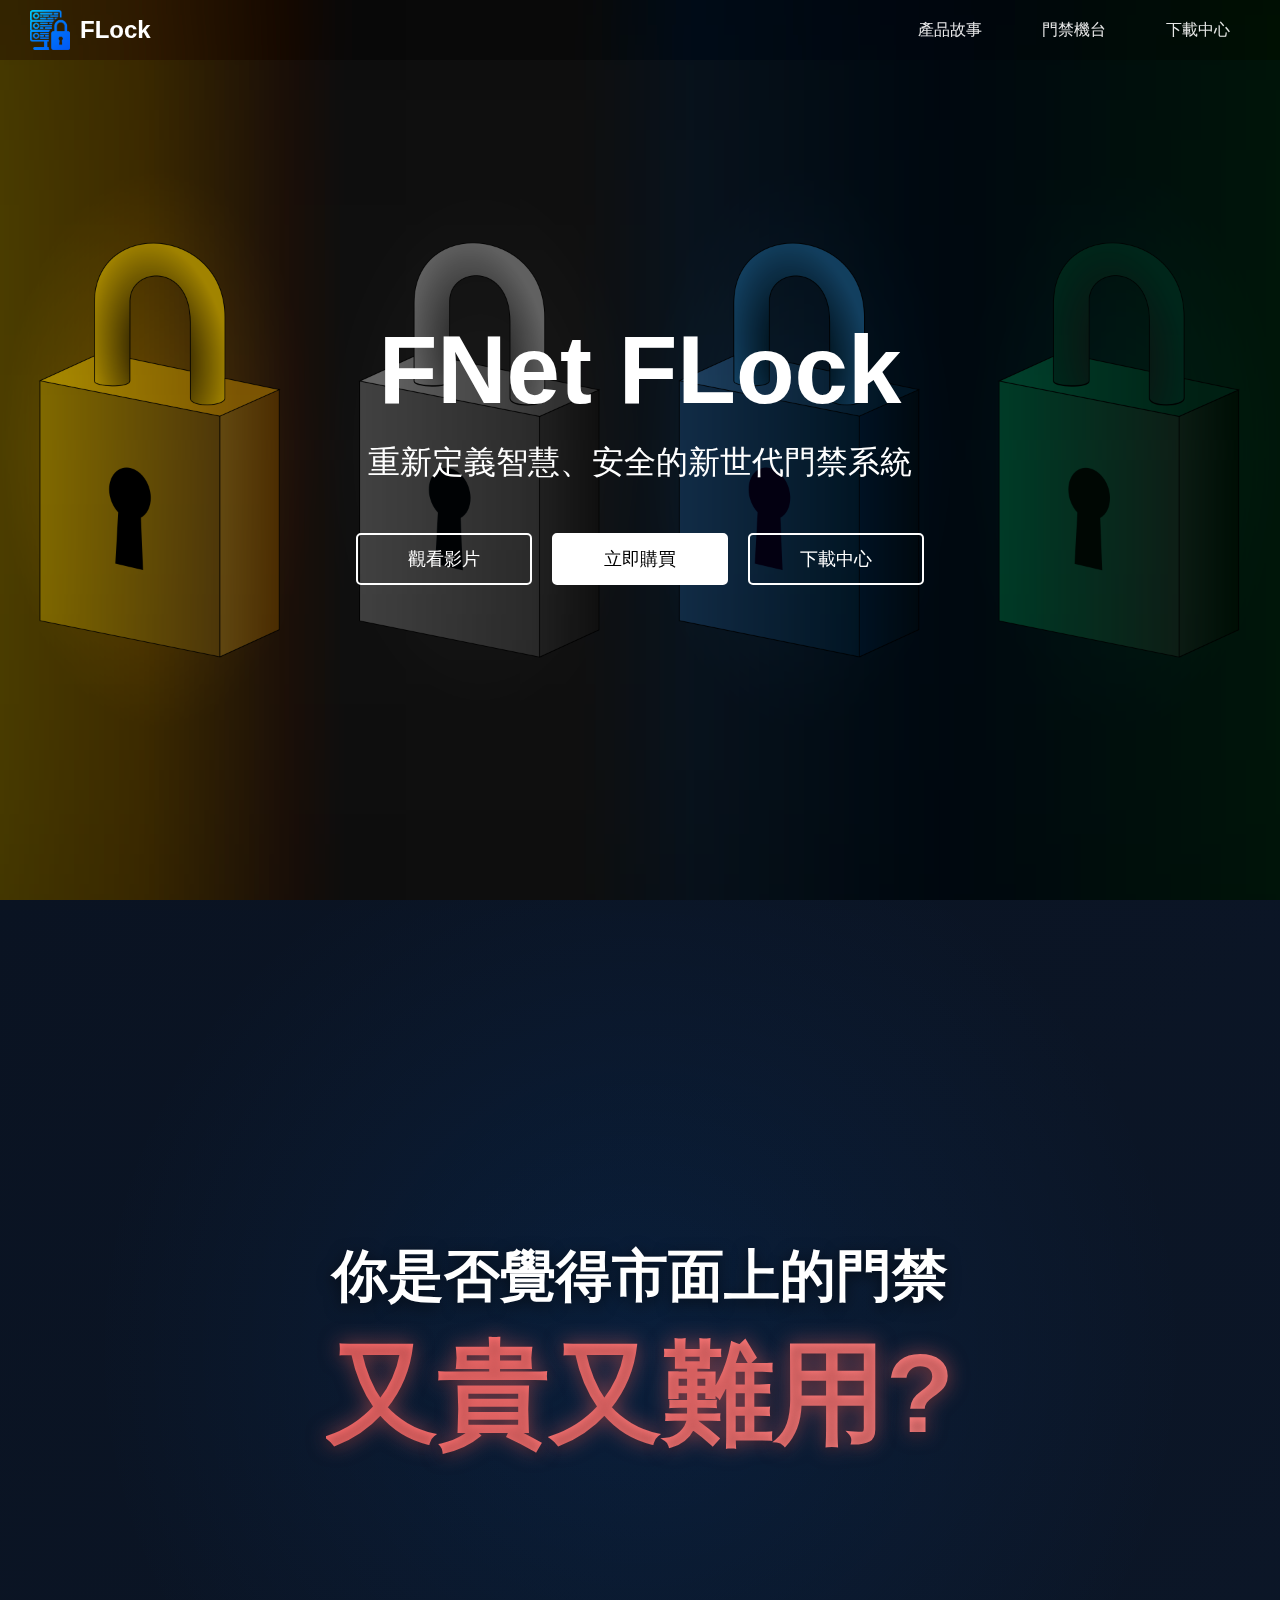
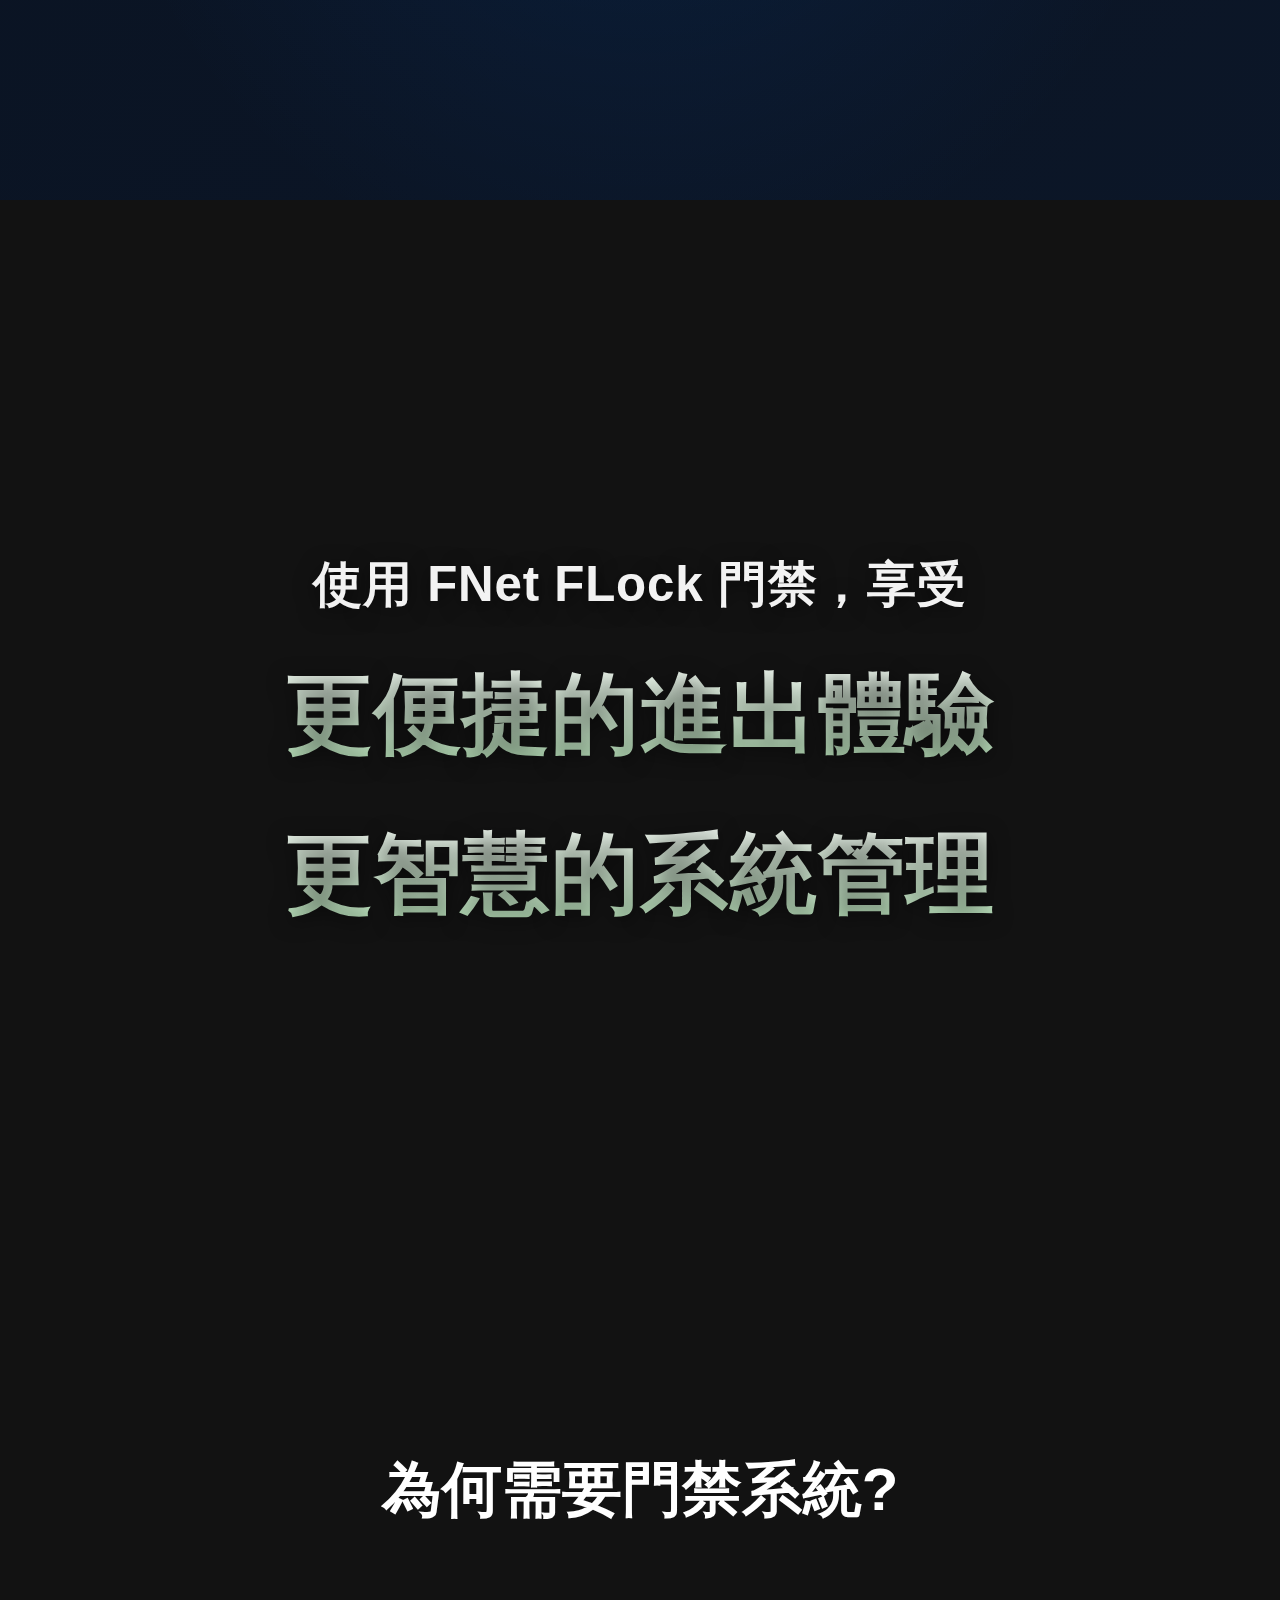
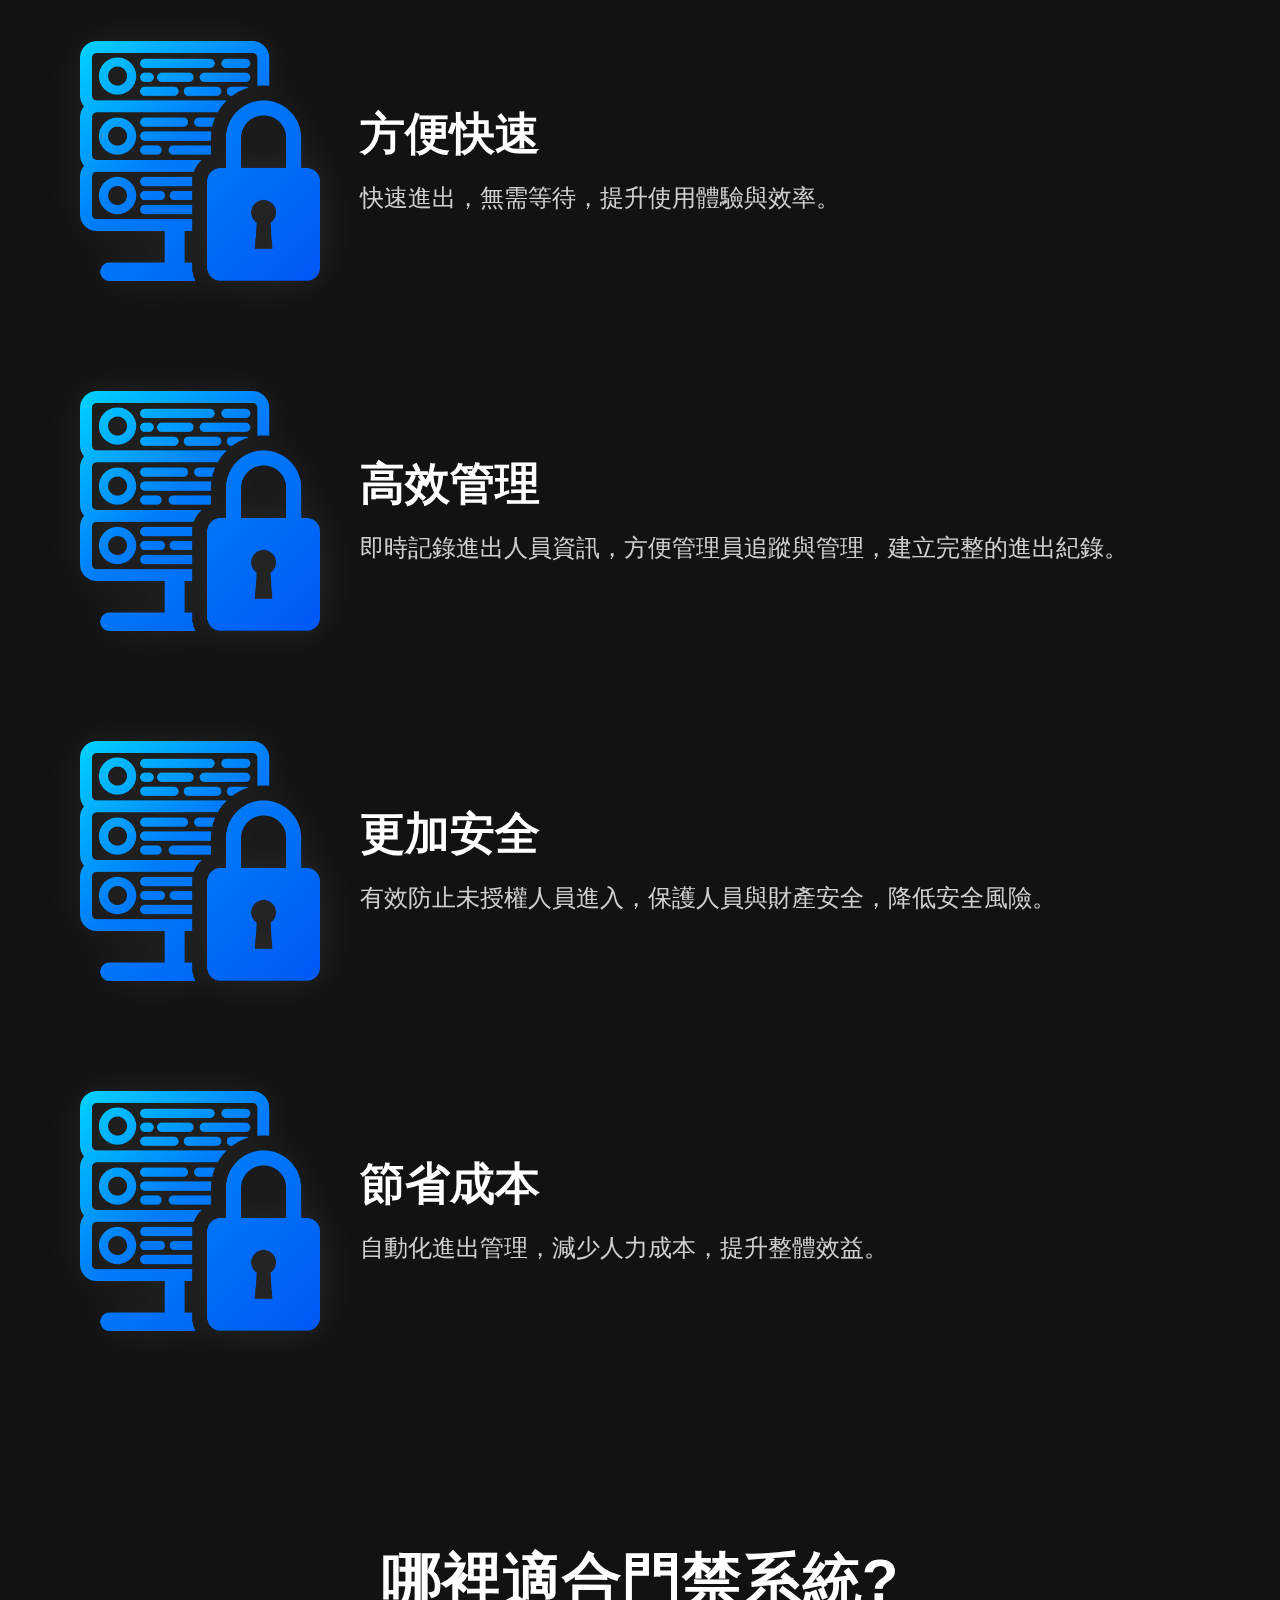
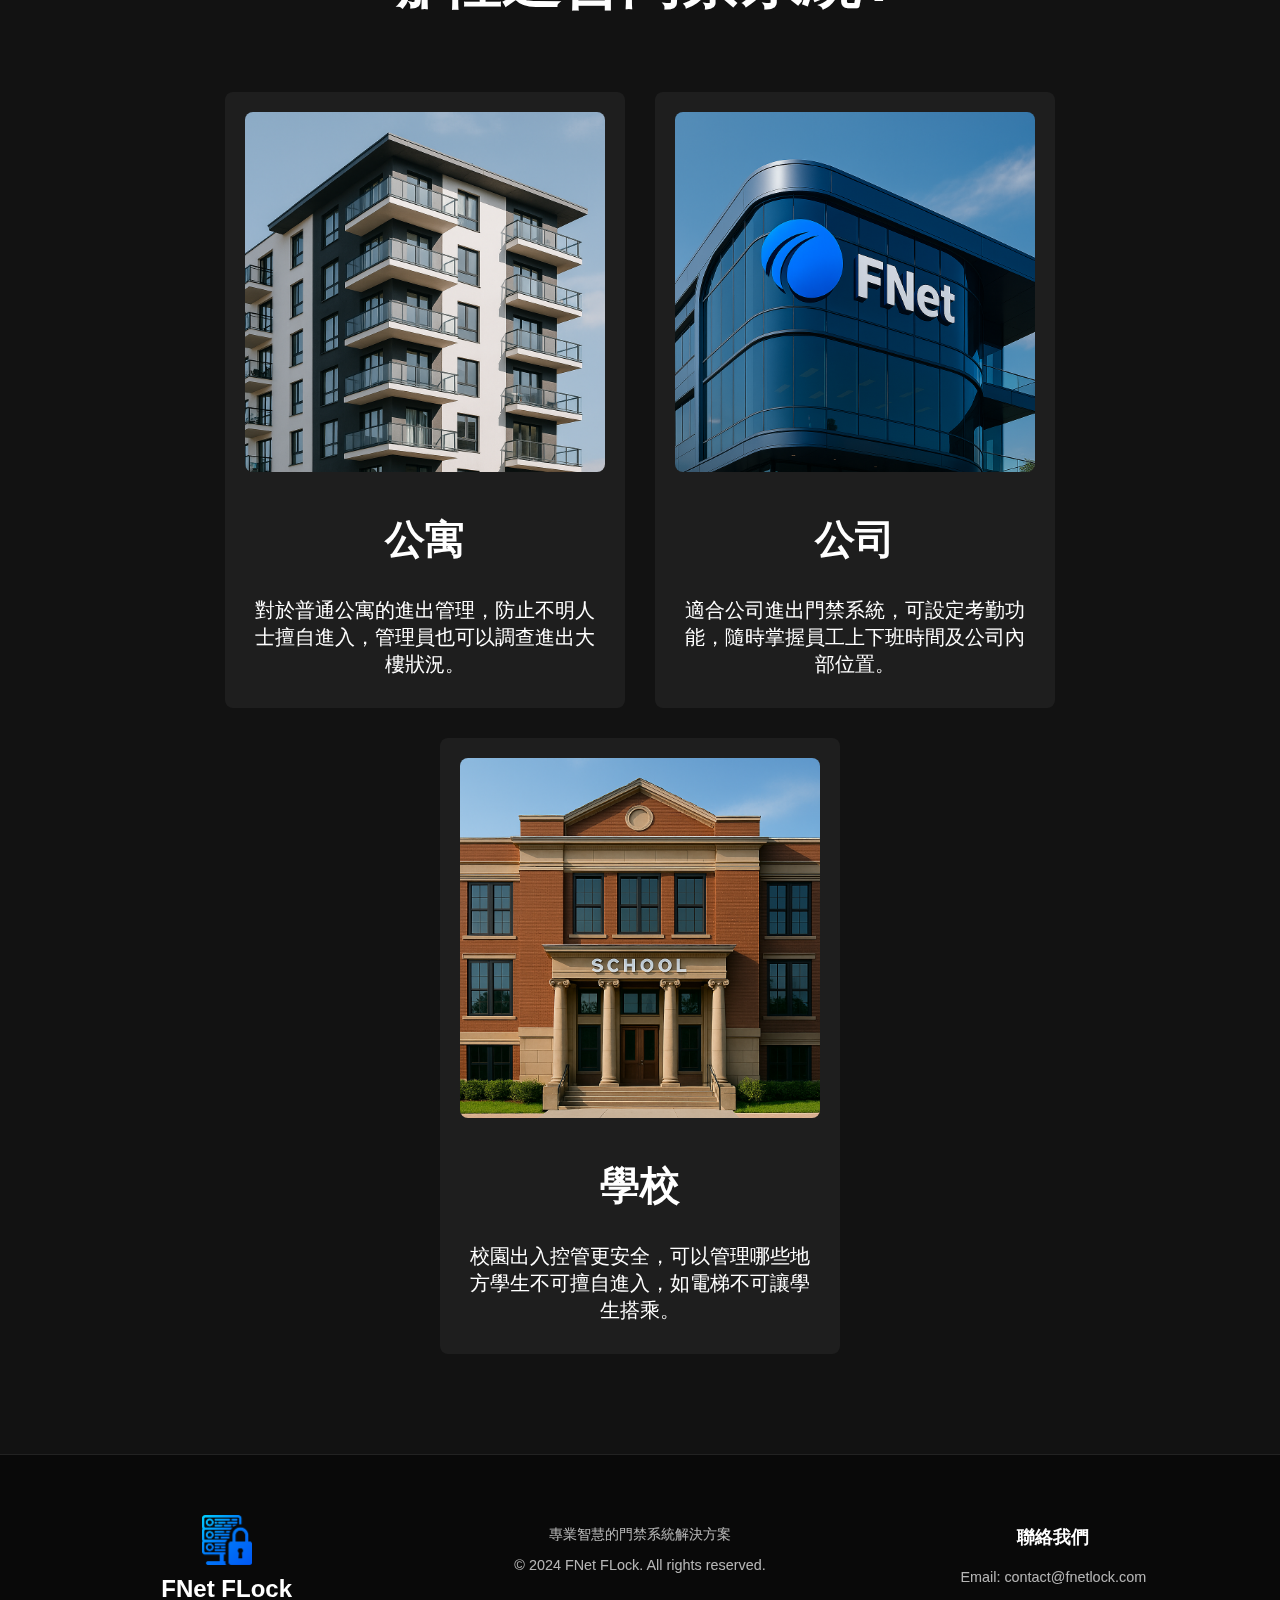
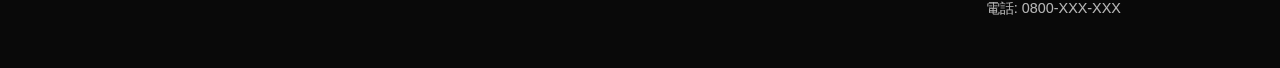
<file: FLock_MainPage.html>
<!DOCTYPE html>
<html lang="en">

<head>
    <meta charset="UTF-8">
    <meta name="viewport" content="width=device-width, initial-scale=1.0">
    <title>FNet FLock專業智慧的門禁系統</title> <!--網站名稱-->
    <link rel="stylesheet" href="FLock_Style.css">
</head>

<body>
    <!--頂部標題導航列-->
    <header>
        <div class="HeaderLeft">
            <img class="Header" src="images/LockServer_Icon.png" alt="FLock Logo">
            <h1 class="Header">FLock</h1>
        </div>
        <button class="MenuToggle" aria-label="開啟選單">
            <span class="bar"></span>
            <span class="bar"></span>
            <span class="bar"></span>
        </button>
        <nav class="HeaderNav">
            <a href="#story" class="NavButton">產品故事</a>
            <a href="#device" class="NavButton">門禁機台</a>
            <a href="#download" class="NavButton">下載中心</a>
        </nav>
    </header>
    <!--回到頂部按鈕-->
    <button id="scrollToTop" class="ScrollToTopButton" aria-label="回到頂部">
        <svg width="24" height="24" viewBox="0 0 24 24" fill="none" stroke="currentColor" stroke-width="2">
            <path d="M18 15l-6-6-6 6" />
        </svg>
    </button>
    <!--封面圖片-->
    <section>
        <div class="FrontCoverWrapper">
            <img class="FrontCover" src="images/FrontCover.png" alt="FLock 封面圖">
            <div class="FrontCoverOverlay"></div>
            <div class="FrontCoverContent">
                <div class="FrontCoverTitle">FNet FLock</div>
                <div class="FrontCoverText">重新定義智慧、安全的新世代門禁系統</div>

                <!--封面標題-->
                <div class="FrontCoverButtons">
                    <button class="FrontCoverButton1">觀看影片</button>
                    <button class="FrontCoverButton2">立即購買</button>
                    <button class="FrontCoverButton3">下載中心</button>
                </div>
            </div>
        </div>
    </section>
    <!--問題引導區塊-->
    <section class="QuestionSection">
        <div class="QuestionContent">
            <h2 class="QuestionTitle">你是否覺得市面上的門禁<br><span class="HighlightText">又貴又難用?</span></h2>
        </div>
    </section>
    <!--解決方案區塊-->
    <section class="SolutionSection">
        <div class="SolutionContent">
            <p class="SolutionText"><span class="SolutionIntro">使用 FNet FLock 門禁，享受</span><br><span
                    class="SolutionHighlight">更便捷的進出體驗</span><br><span class="SolutionHighlight">更智慧的系統管理</span></p>
        </div>
    </section>
    <!--為何需要門禁系統-->
    <section class="WhyNeedSection">
        <h2 class="InPage">為何需要門禁系統?</h2>
        <div class="WhyNeedItems">
            <div class="WhyNeedItem">
                <div class="WhyNeedItemImage">
                    <img src="images/LockServer_Icon.png" alt="方便快速">
                </div>
                <div class="WhyNeedItemContent">
                    <h3>方便快速</h3>
                    <p>快速進出，無需等待，提升使用體驗與效率。</p>
                </div>
            </div>
            <div class="WhyNeedItem">
                <div class="WhyNeedItemImage">
                    <img src="images/LockServer_Icon.png" alt="高效管理">
                </div>
                <div class="WhyNeedItemContent">
                    <h3>高效管理</h3>
                    <p>即時記錄進出人員資訊，方便管理員追蹤與管理，建立完整的進出紀錄。</p>
                </div>
            </div>
            <div class="WhyNeedItem">
                <div class="WhyNeedItemImage">
                    <img src="images/LockServer_Icon.png" alt="更加安全">
                </div>
                <div class="WhyNeedItemContent">
                    <h3>更加安全</h3>
                    <p>有效防止未授權人員進入，保護人員與財產安全，降低安全風險。</p>
                </div>
            </div>
            <div class="WhyNeedItem">
                <div class="WhyNeedItemImage">
                    <img src="images/LockServer_Icon.png" alt="節省成本">
                </div>
                <div class="WhyNeedItemContent">
                    <h3>節省成本</h3>
                    <p>自動化進出管理，減少人力成本，提升整體效益。</p>
                </div>
            </div>
        </div>
    </section>

    <!--產品核心特色
    <section class="FeaturesSection">
        <h2 class="InPage">產品核心特色</h2>
        <div class="FeaturesItems">
            <div class="FeatureItem hover-lift">
                <h3>🤖 AI 智慧辨識</h3>
                <p>採用先進的人工智慧技術，支援人臉辨識、指紋識別等多種辨識方式，準確率高達 99.9%。</p>
            </div>
            <div class="FeatureItem hover-lift">
                <h3>☁️ 雲端管理</h3>
                <p>透過雲端平台隨時隨地管理門禁系統，遠端控制、即時監控，管理更便捷。</p>
            </div>
            <div class="FeatureItem hover-lift">
                <h3>📱 行動應用</h3>
                <p>支援手機 App 操作，開鎖、查看紀錄、接收通知，一切盡在掌握。</p>
            </div>
            <div class="FeatureItem hover-lift">
                <h3>🔐 安全加密</h3>
                <p>採用軍用級加密技術，保護資料安全，防止未授權存取與資料外洩。</p>
            </div>
            <div class="FeatureItem hover-lift">
                <h3>⚙️ 彈性設定</h3>
                <p>可自訂權限等級、時間限制、區域管制，滿足各種管理需求。</p>
            </div>
            <div class="FeatureItem hover-lift">
                <h3>📈 數據分析</h3>
                <p>提供詳細的進出數據分析報表，協助優化管理策略與決策。</p>
            </div>
        </div>
    </section>-->

    <!--門禁使用場景-->
    <section class="WhereSetSection">
        <h2 class="InPage">哪裡適合門禁系統?</h2>
        <div class="WhereSetFLock_items">
            <div class="WhereSetFLock_item">
                <img src="images/Copilot_20251207_170144.png" alt="公寓">
                <h3>公寓</h3>
                <p>對於普通公寓的進出管理，防止不明人士擅自進入，管理員也可以調查進出大樓狀況。</p>
            </div>
            <div class="WhereSetFLock_item">
                <img src="images/Copilot_20251207_171746.png" alt="公司">
                <h3>公司</h3>
                <p>適合公司進出門禁系統，可設定考勤功能，隨時掌握員工上下班時間及公司內部位置。</p>
            </div>
            <div class="WhereSetFLock_item">
                <img src="images/Copilot_20251207_174140.png" alt="學校">
                <h3>學校</h3>
                <p>校園出入控管更安全，可以管理哪些地方學生不可擅自進入，如電梯不可讓學生搭乘。</p>
            </div>
        </div>
    </section>

    <!--技術優勢
    <section class="TechAdvantageSection">
        <h2 class="InPage">技術優勢</h2>
        <div class="TechAdvantageItems">
            <div class="TechAdvantageItem">
                <h3>⚡ 快速響應</h3>
                <p>辨識速度 < 0.5 秒，進出流暢不卡頓</p>
            </div>
            <div class="TechAdvantageItem">
                <h3>🌐 穩定連線</h3>
                <p>支援多種網路環境，離線也能正常運作</p>
            </div>
            <div class="TechAdvantageItem">
                <h3>🔋 長效續航</h3>
                <p>低功耗設計，電池續航可達數月</p>
            </div>
            <div class="TechAdvantageItem">
                <h3>🛡️ 防護等級</h3>
                <p>IP65 防水防塵，適應各種環境</p>
            </div>
        </div>
    </section>-->

    <!--頁尾-->
    <footer class="FooterSection">
        <div class="FooterContent">
            <div class="FooterLogo">
                <img src="images/LockServer_Icon.png" alt="FLock Logo" width="40">
                <h3>FNet FLock</h3>
            </div>
            <div class="FooterInfo">
                <p>專業智慧的門禁系統解決方案</p>
                <p>© 2024 FNet FLock. All rights reserved.</p>
            </div>
            <div class="FooterContact">
                <p>聯絡我們</p>
                <p>Email: contact@fnetlock.com</p>
                <p>電話: 0800-XXX-XXX</p>
            </div>
        </div>
    </footer>

    <script>
        // 回到頂部按鈕功能
        const scrollToTopButton = document.getElementById('scrollToTop');

        // 偵測捲動位置
        window.addEventListener('scroll', function () {
            if (window.pageYOffset > 300) {
                scrollToTopButton.classList.add('show');
            } else {
                scrollToTopButton.classList.remove('show');
            }
        });

        // 點擊回到頂部
        scrollToTopButton.addEventListener('click', function () {
            window.scrollTo({
                top: 0,
                behavior: 'smooth'
            });
        });


        // 手機版選單切換
        const menuToggle = document.querySelector('.MenuToggle');
        const headerNav = document.querySelector('.HeaderNav');

        if (menuToggle) {
            menuToggle.addEventListener('click', () => {
                headerNav.classList.toggle('active');
                menuToggle.classList.toggle('active');
            });
        }

        // 點擊連結後自動關閉選單
        document.querySelectorAll('.NavButton').forEach(button => {
            button.addEventListener('click', () => {
                headerNav.classList.remove('active');
                if (menuToggle) menuToggle.classList.remove('active');
            });
        });
    </script>
</body>

</html>
</file>
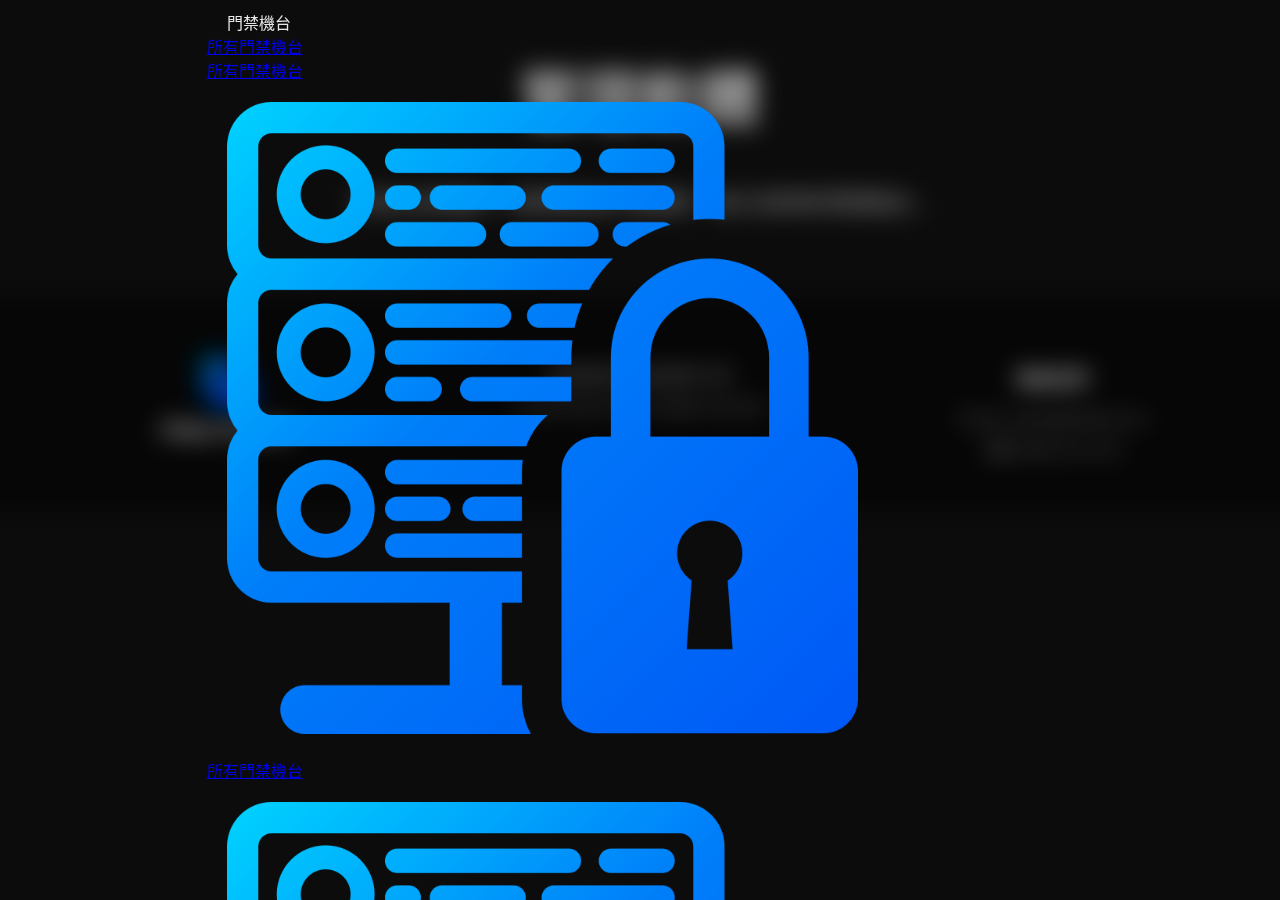
<file: software.html>
<!DOCTYPE html>
<html lang="zh-TW">

<head>
    <meta charset="UTF-8">
    <meta name="viewport" content="width=device-width, initial-scale=1.0">
    <title>管理軟體 - FLock 專業智慧的門禁系統</title>
    <link rel="icon" href="images/LockServer_Icon.png" type="image/png">
    <link rel="stylesheet" href="FLock_Style.css">
    <script src="translations.js"></script>
    <script src="i18n.js"></script>
</head>

<body>
    <!--頂部標題導航列-->
    <header>
        <div class="HeaderLeft">
            <a href="index.html">
                <img class="Header" src="images/LockServer_Icon.png" alt="FLock Logo">
                <h1 class="Header">FLock</h1>
            </a>
        </div>

        <nav class="HeaderNav">
            <a href="index.html" class="NavButton nav-item-v4" data-i18n="nav_story">產品故事</a>
            <div class="NavDropdown nav-item-v3">
                <a href="device.html" class="NavButton HasDropdown" data-i18n="nav_device">門禁機台 <span
                        class="DropdownTriangle"></span></a>
                <div class="DropdownContent">
                    <div class="MegaMenuLeft">
                        <!-- 手機版：普通按鈕 (不要子選單) -->
                        <a href="device.html" class="DropdownItem MobileOnly" data-i18n="nav_all_devices">所有門禁機台</a>

                        <!-- 電腦版：所有門禁機台 資料夾 (預設為 active) -->
                        <div class="DropdownSub active DesktopOnly">
                            <a href="javascript:void(0)" class="DropdownItem HasSub"><span data-i18n="nav_all_devices_folder">所有門禁機台</span> <span class="SideTriangle"></span></a>
                            <div class="SubDropdownContent">
                                <!-- 電腦板：圖文展示卡片 -->
                                <a href="device.html" class="MegaMenuProduct DesktopOnly">
                                    <div class="ProductImagePlaceholder"><img src="images/LockServer_Icon.png" alt="所有門禁機台" style="width:100%; height:100%; object-fit:contain; padding:20px; box-sizing: border-box;"></div>
                                    <span class="ProductTitle" data-i18n="nav_all_devices">所有門禁機台</span>
                                </a>
                                <a href="x1p.html" class="MegaMenuProduct DesktopOnly">
                                    <div class="ProductImagePlaceholder"><img src="images/LockServer_Icon.png" alt="X1P" style="width:100%; height:100%; object-fit:contain; padding:20px; box-sizing: border-box;"></div>
                                    <span class="ProductTitle">X1P</span>
                                </a>
                                <a href="x1pb.html" class="MegaMenuProduct DesktopOnly">
                                    <div class="ProductImagePlaceholder"><img src="images/LockServer_Icon.png" alt="X1PB" style="width:100%; height:100%; object-fit:contain; padding:20px; box-sizing: border-box;"></div>
                                    <span class="ProductTitle">X1PB</span>
                                </a>
                                <a href="javascript:void(0)" class="MegaMenuProduct DesktopOnly">
                                    <div class="ProductImagePlaceholder"><img src="images/LockServer_Icon.png" alt="L1" style="width:100%; height:100%; object-fit:contain; padding:20px; box-sizing: border-box;"></div>
                                    <span class="ProductTitle">L1</span>
                                </a>
                            </div>
                        </div>

                        <!-- X1 系列 資料夾 -->
                        <div class="DropdownSub">
                            <a href="javascript:void(0)" class="DropdownItem HasSub"><span data-i18n="nav_x1_series">X1 系列</span> <span class="SideTriangle"></span></a>
                            <div class="SubDropdownContent">
                                <!-- 手機板：傳統簡潔清單 -->
                                <a href="x1-series.html" class="DropdownItem MobileOnly">X1 系列介紹</a>
                                <a href="x1p.html" class="DropdownItem MobileOnly">X1P</a>
                                <a href="x1pb.html" class="DropdownItem MobileOnly">X1PB</a>

                                <!-- 電腦板：圖文展示卡片 -->
                                <a href="x1-series.html" class="MegaMenuProduct DesktopOnly">
                                    <div class="ProductImagePlaceholder"><img src="images/LockServer_Icon.png" alt="X1 系列介紹" style="width:100%; height:100%; object-fit:contain; padding:20px; box-sizing: border-box;"></div>
                                    <span class="ProductTitle">X1 系列介紹</span>
                                </a>
                                <a href="x1p.html" class="MegaMenuProduct DesktopOnly">
                                    <div class="ProductImagePlaceholder"><img src="images/LockServer_Icon.png" alt="X1P" style="width:100%; height:100%; object-fit:contain; padding:20px; box-sizing: border-box;"></div>
                                    <span class="ProductTitle">X1P</span>
                                </a>
                                <a href="x1pb.html" class="MegaMenuProduct DesktopOnly">
                                    <div class="ProductImagePlaceholder"><img src="images/LockServer_Icon.png" alt="X1PB" style="width:100%; height:100%; object-fit:contain; padding:20px; box-sizing: border-box;"></div>
                                    <span class="ProductTitle">X1PB</span>
                                </a>
                            </div>
                        </div>

                        <!-- L 系列 資料夾 -->
                        <div class="DropdownSub">
                            <a href="javascript:void(0)" class="DropdownItem HasSub"><span data-i18n="nav_l_series">L 系列</span> <span class="SideTriangle"></span></a>
                            <div class="SubDropdownContent">
                                <!-- 手機板：傳統簡潔清單 -->
                                <a href="l-series.html" class="DropdownItem MobileOnly">L1 系列介紹</a>
                                <a href="javascript:void(0)" class="DropdownItem MobileOnly">L1</a>

                                <!-- 電腦板：圖文展示卡片 -->
                                <a href="l-series.html" class="MegaMenuProduct DesktopOnly">
                                    <div class="ProductImagePlaceholder"><img src="images/LockServer_Icon.png" alt="L1 系列介紹" style="width:100%; height:100%; object-fit:contain; padding:20px; box-sizing: border-box;"></div>
                                    <span class="ProductTitle">L1 系列介紹</span>
                                </a>
                                <a href="javascript:void(0)" class="MegaMenuProduct DesktopOnly">
                                    <div class="ProductImagePlaceholder"><img src="images/LockServer_Icon.png" alt="L1" style="width:100%; height:100%; object-fit:contain; padding:20px; box-sizing: border-box;"></div>
                                    <span class="ProductTitle">L1</span>
                                </a>
                            </div>
                        </div>
                    </div>
                </div>
            </div>
            <a href="software.html" class="NavButton active nav-item-v2" data-i18n="nav_software">管理軟體</a>
            <a href="download.html" class="NavButton nav-item-v1" data-i18n="nav_download">下載中心</a>

            <!-- 手機版語言項目 (僅限手機顯示) -->
            <div class="NavDropdown MobileOnly">
                <a href="javascript:void(0)" class="NavButton HasDropdown" data-i18n="nav_lang">語言 <span class="DropdownTriangle"></span></a>
                <div class="DropdownContent">
                    <a href="javascript:void(0)" class="DropdownItem" onclick="setLanguage('zh')">繁體中文</a>
                    <a href="javascript:void(0)" class="DropdownItem" onclick="setLanguage('cn')">简体中文</a>
                    <a href="javascript:void(0)" class="DropdownItem" onclick="setLanguage('en')">English</a>
                </div>
            </div>
        </nav>

        <div class="HeaderRight">
            <!-- 桌機版語言控制 (常駐螢幕最右側) -->
            <div class="NavDropdown DesktopOnly">
                <a href="javascript:void(0)" class="NavButton HasDropdown IconOnly" title="Language">
                    <svg viewBox="0 0 24 24" fill="none" stroke="currentColor" stroke-width="2" stroke-linecap="round" stroke-linejoin="round" class="GlobeIcon">
                        <circle cx="12" cy="12" r="10"></circle>
                        <line x1="2" y1="12" x2="22" y2="12"></line>
                        <path d="M12 2a15.3 15.3 0 0 1 4 10 15.3 15.3 0 0 1-4 10 15.3 15.3 0 0 1-4-10 15.3 15.3 0 0 1 4-10z"></path>
                    </svg>
                    <span class="DropdownTriangle"></span>
                </a>
                <div class="DropdownContent">
                    <a href="javascript:void(0)" class="DropdownItem" onclick="setLanguage('zh')">繁體中文</a>
                    <a href="javascript:void(0)" class="DropdownItem" onclick="setLanguage('cn')">简体中文</a>
                    <a href="javascript:void(0)" class="DropdownItem" onclick="setLanguage('en')">English</a>
                </div>
            </div>

            <button class="MenuToggle" aria-label="開啟選單">
                <span class="bar"></span>
                <span class="bar"></span>
                <span class="bar"></span>
            </button>
        </div>
    </header>

    <!--回到頂部按鈕-->
    <button id="scrollToTop" class="ScrollToTopButton" aria-label="回到頂部">
        <svg width="24" height="24" viewBox="0 0 24 24" fill="none" stroke="currentColor" stroke-width="2">
            <path d="M18 15l-6-6-6 6" />
        </svg>
    </button>

    <!-- 頁面主體 -->
    <main class="PagePlaceholder">
        <div class="PlaceholderContent">
            <h2 data-i18n="nav_software">管理軟體</h2>
            <p data-i18n="software_placeholder_desc">內容正在準備中，我們將為您介紹直覺、強大且易用的管理後台...</p>
        </div>
    </main>

    <!--頁尾-->
    <footer class="FooterSection">
        <div class="FooterContent">
            <div class="FooterLogo">
                <img src="images/LockServer_Icon.png" alt="FLock Logo" width="40">
                <h3>FNet FLock</h3>
            </div>
            <div class="FooterInfo">
                <p data-i18n="footer_slogan">專業智慧的門禁系統解決方案</p>
                <p data-i18n="footer_rights">© 2024 FNet FLock. All rights reserved.</p>
            </div>
            <div class="FooterContact">
                <p data-i18n="footer_contact">聯絡我們</p>
                <p>Email: contact@fnetlock.com</p>
                <p>電話: 0800-XXX-XXX</p>
            </div>
        </div>
    </footer>

    <script>
        // 回到頂部按鈕功能
        const scrollToTopButton = document.getElementById('scrollToTop');

        // 偵測捲動位置
        window.addEventListener('scroll', function () {
            if (window.pageYOffset > 300) {
                scrollToTopButton.classList.add('show');
            } else {
                scrollToTopButton.classList.remove('show');
            }
        });

        // 點擊回到頂部
        scrollToTopButton.addEventListener('click', function () {
            window.scrollTo({
                top: 0,
                behavior: 'smooth'
            });
        });


        // 手機版選單切換
        const menuToggle = document.querySelector('.MenuToggle');
        const headerNav = document.querySelector('.HeaderNav');

        if (menuToggle) {
            menuToggle.addEventListener('click', (e) => {
                e.stopPropagation();
                headerNav.classList.toggle('active');
                menuToggle.classList.toggle('active');
            });
        }

        // 點擊頁面其他地方關閉選單
        document.addEventListener('click', () => {
            headerNav.classList.remove('active');
            if (menuToggle) menuToggle.classList.remove('active');
            document.querySelectorAll('.NavDropdown').forEach(d => d.classList.remove('open'));
            document.querySelectorAll('.DropdownSub').forEach(s => s.classList.remove('open'));
        });

        // 阻止選單內部點擊冒泡
        headerNav.addEventListener('click', (e) => {
            e.stopPropagation();
        });

        // 手機版下拉選單邏輯
        const isMobile = () => window.innerWidth <= 900;

        document.querySelectorAll('.NavDropdown > .NavButton').forEach(btn => {
            btn.addEventListener('click', (e) => {
                const parent = btn.parentElement;
                
                if (isMobile()) {
                    e.preventDefault(); // 手機版不跳轉，只展開
                    e.stopPropagation(); // 阻止冒泡，防止觸發 document 點擊關閉
                    parent.classList.toggle('open');
                } else {
                    // 電腦版: 如果有下拉選單則切換狀態且不跳轉
                    if (btn.classList.contains('HasDropdown')) {
                        e.preventDefault();
                        e.stopPropagation();
                        
                        const isOpen = parent.classList.contains('open');
                        
                        // 關閉其他的選單
                        document.querySelectorAll('.NavDropdown').forEach(d => {
                            d.classList.remove('open');
                        });
                        
                        // 切換目前選單
                        if (!isOpen) {
                            parent.classList.add('open');
                        }
                    }
                }
            });
        });

        // 點擊 Mega Menu 內的任何連結後自動關閉選單
        document.querySelectorAll('.DropdownContent a').forEach(link => {
            link.addEventListener('click', () => {
                document.querySelectorAll('.NavDropdown').forEach(d => d.classList.remove('open'));
            });
        });

        document.querySelectorAll('.DropdownItem.HasSub').forEach(item => {
            item.addEventListener('click', (e) => {
                if (isMobile()) {
                    e.preventDefault();
                    const parent = item.parentElement;
                    parent.classList.toggle('open');
                } else {
                    // 電腦版點擊後才顯示右側內容，防止預設的行為跳轉
                    e.preventDefault();
                    e.stopPropagation();
                    const parent = item.parentElement;
                    
                    // 關閉其他的子選單
                    document.querySelectorAll('.DropdownSub').forEach(sub => {
                        if (sub !== parent) sub.classList.remove('active');
                    });
                    
                    parent.classList.add('active'); // 確保點擊後保持 active，而不是取消
                }
            });
        });

        // 打開門禁機台時，重置為預設的資料夾狀態 (每次打開 mega menu 時)
        document.querySelector('.NavDropdown.nav-item-v3').addEventListener('mouseenter', () => {
            if (!isMobile()) {
                const subs = document.querySelectorAll('.HeaderNav .DropdownSub');
                subs.forEach((sub, index) => {
                    if (index === 0) {
                        sub.classList.add('active'); // 第一個(所有門禁機台)為預設
                    } else {
                        sub.classList.remove('active');
                    }
                });
            }
        });

        // 點擊連結後自動關閉選單 (排除具有下拉選單的按鈕)
        document.querySelectorAll('.NavButton:not(.HasDropdown)').forEach(button => {
            button.addEventListener('click', () => {
                headerNav.classList.remove('active');
                if (menuToggle) menuToggle.classList.remove('active');
            });
        });
    </script>
</body>

</html>
</file>
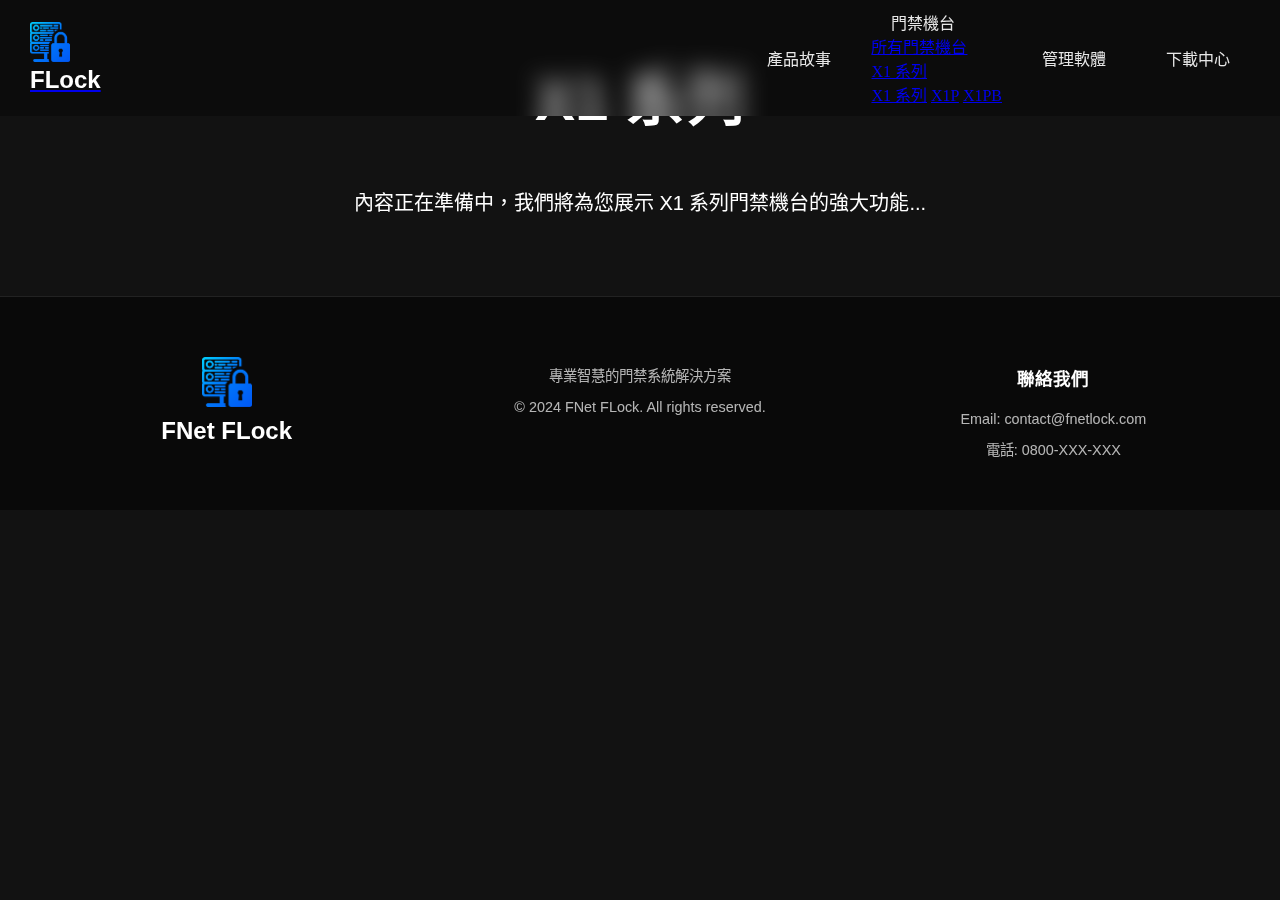
<file: x1-series.html>
<!DOCTYPE html>
<html lang="zh-TW">

<head>
    <meta charset="UTF-8">
    <meta name="viewport" content="width=device-width, initial-scale=1.0">
    <title>X1 系列 - FLock 專業智慧的門禁系統</title>
    <link rel="icon" href="images/LockServer_Icon.png" type="image/png">
    <link rel="stylesheet" href="FLock_Style.css">
</head>

<body>
    <!--頂部標題導航列-->
    <header>
        <div class="HeaderLeft">
            <a href="index.html">
                <img class="Header" src="images/LockServer_Icon.png" alt="FLock Logo">
                <h1 class="Header">FLock</h1>
            </a>
        </div>
        <button class="MenuToggle" aria-label="開啟選單">
            <span class="bar"></span>
            <span class="bar"></span>
            <span class="bar"></span>
        </button>
        <nav class="HeaderNav">
            <a href="index.html" class="NavButton">產品故事</a>
            <div class="NavDropdown">
                <a href="device.html" class="NavButton HasDropdown">門禁機台 <span class="DropdownTriangle"></span></a>
                <div class="DropdownContent">
                    <a href="device.html" class="DropdownItem">所有門禁機台</a>
                    <div class="DropdownSub">
                        <a href="javascript:void(0)" class="DropdownItem HasSub">X1 系列 <span
                                class="SideTriangle"></span></a>
                        <div class="SubDropdownContent">
                            <a href="x1-series.html" class="DropdownItem">X1 系列</a>
                            <a href="x1p.html" class="DropdownItem">X1P</a>
                            <a href="x1pb.html" class="DropdownItem">X1PB</a>
                        </div>
                    </div>
                </div>
            </div>
            <a href="software.html" class="NavButton">管理軟體</a>
            <a href="download.html" class="NavButton">下載中心</a>
        </nav>
    </header>

    <!--回到頂部按鈕-->
    <button id="scrollToTop" class="ScrollToTopButton" aria-label="回到頂部">
        <svg width="24" height="24" viewBox="0 0 24 24" fill="none" stroke="currentColor" stroke-width="2">
            <path d="M18 15l-6-6-6 6" />
        </svg>
    </button>

    <!-- 頁面主體 -->
    <main class="PagePlaceholder">
        <div class="PlaceholderContent">
            <h2>X1 系列</h2>
            <p>內容正在準備中，我們將為您展示 X1 系列門禁機台的強大功能...</p>
        </div>
    </main>

    <!--頁尾-->
    <footer class="FooterSection">
        <div class="FooterContent">
            <div class="FooterLogo">
                <img src="images/LockServer_Icon.png" alt="FLock Logo" width="40">
                <h3>FNet FLock</h3>
            </div>
            <div class="FooterInfo">
                <p>專業智慧的門禁系統解決方案</p>
                <p>© 2024 FNet FLock. All rights reserved.</p>
            </div>
            <div class="FooterContact">
                <p>聯絡我們</p>
                <p>Email: contact@fnetlock.com</p>
                <p>電話: 0800-XXX-XXX</p>
            </div>
        </div>
    </footer>

    <script>
        // 回到頂部按鈕功能
        const scrollToTopButton = document.getElementById('scrollToTop');
        window.addEventListener('scroll', function () {
            if (window.pageYOffset > 300) {
                scrollToTopButton.classList.add('show');
            } else {
                scrollToTopButton.classList.remove('show');
            }
        });
        scrollToTopButton.addEventListener('click', function () {
            window.scrollTo({ top: 0, behavior: 'smooth' });
        });

        // 手機版選單邏輯
        const menuToggle = document.querySelector('.MenuToggle');
        const headerNav = document.querySelector('.HeaderNav');

        if (menuToggle) {
            menuToggle.addEventListener('click', (e) => {
                e.stopPropagation();
                headerNav.classList.toggle('active');
                menuToggle.classList.toggle('active');
            });
        }

        document.addEventListener('click', () => {
            headerNav.classList.remove('active');
            if (menuToggle) menuToggle.classList.remove('active');
            document.querySelectorAll('.NavDropdown').forEach(d => d.classList.remove('open'));
            document.querySelectorAll('.DropdownSub').forEach(s => s.classList.remove('open'));
        });

        headerNav.addEventListener('click', (e) => {
            e.stopPropagation();
        });

        const isMobile = () => window.innerWidth <= 700;

        document.querySelectorAll('.NavDropdown > .NavButton').forEach(btn => {
            btn.addEventListener('click', (e) => {
                if (isMobile()) {
                    e.preventDefault();
                    btn.parentElement.classList.toggle('open');
                }
            });
        });

        document.querySelectorAll('.DropdownItem.HasSub').forEach(item => {
            item.addEventListener('click', (e) => {
                if (isMobile()) {
                    e.preventDefault();
                    item.parentElement.classList.toggle('open');
                }
            });
        });
    </script>
</body>

</html>
</file>
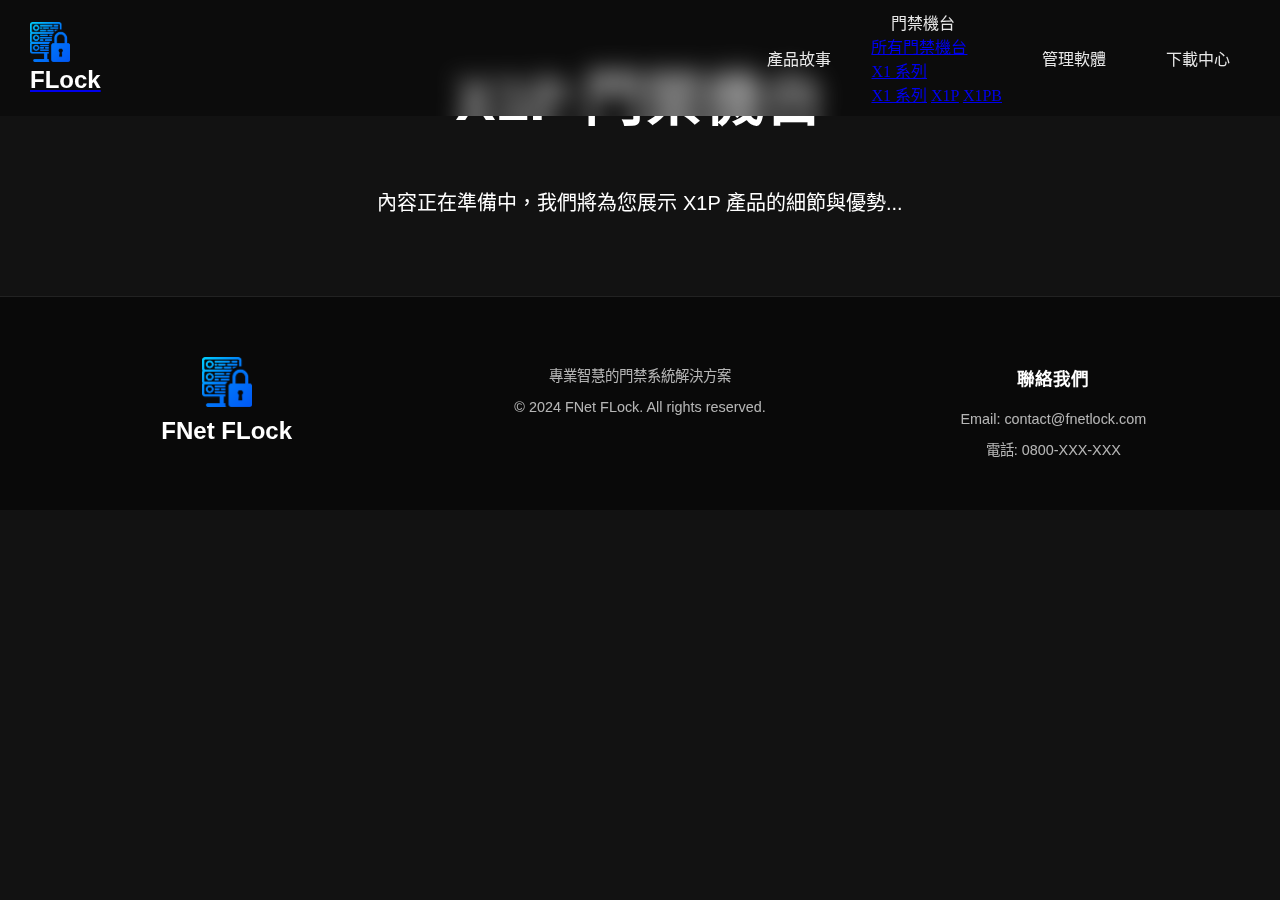
<file: x1p.html>
<!DOCTYPE html>
<html lang="zh-TW">

<head>
    <meta charset="UTF-8">
    <meta name="viewport" content="width=device-width, initial-scale=1.0">
    <title>X1P - FLock 專業智慧的門禁系統</title>
    <link rel="icon" href="images/LockServer_Icon.png" type="image/png">
    <link rel="stylesheet" href="FLock_Style.css">
</head>

<body>
    <!--頂部標題導航列-->
    <header>
        <div class="HeaderLeft">
            <a href="index.html">
                <img class="Header" src="images/LockServer_Icon.png" alt="FLock Logo">
                <h1 class="Header">FLock</h1>
            </a>
        </div>
        <button class="MenuToggle" aria-label="開啟選單">
            <span class="bar"></span>
            <span class="bar"></span>
            <span class="bar"></span>
        </button>
        <nav class="HeaderNav">
            <a href="index.html" class="NavButton">產品故事</a>
            <div class="NavDropdown">
                <a href="device.html" class="NavButton HasDropdown">門禁機台 <span class="DropdownTriangle"></span></a>
                <div class="DropdownContent">
                    <a href="device.html" class="DropdownItem">所有門禁機台</a>
                    <div class="DropdownSub">
                        <a href="javascript:void(0)" class="DropdownItem HasSub">X1 系列 <span
                                class="SideTriangle"></span></a>
                        <div class="SubDropdownContent">
                            <a href="x1-series.html" class="DropdownItem">X1 系列</a>
                            <a href="x1p.html" class="DropdownItem">X1P</a>
                            <a href="x1pb.html" class="DropdownItem">X1PB</a>
                        </div>
                    </div>
                </div>
            </div>
            <a href="software.html" class="NavButton">管理軟體</a>
            <a href="download.html" class="NavButton">下載中心</a>
        </nav>
    </header>

    <!--回到頂部按鈕-->
    <button id="scrollToTop" class="ScrollToTopButton" aria-label="回到頂部">
        <svg width="24" height="24" viewBox="0 0 24 24" fill="none" stroke="currentColor" stroke-width="2">
            <path d="M18 15l-6-6-6 6" />
        </svg>
    </button>

    <!-- 頁面主體 -->
    <main class="PagePlaceholder">
        <div class="PlaceholderContent">
            <h2>X1P 門禁機台</h2>
            <p>內容正在準備中，我們將為您展示 X1P 產品的細節與優勢...</p>
        </div>
    </main>

    <!--頁尾-->
    <footer class="FooterSection">
        <div class="FooterContent">
            <div class="FooterLogo">
                <img src="images/LockServer_Icon.png" alt="FLock Logo" width="40">
                <h3>FNet FLock</h3>
            </div>
            <div class="FooterInfo">
                <p>專業智慧的門禁系統解決方案</p>
                <p>© 2024 FNet FLock. All rights reserved.</p>
            </div>
            <div class="FooterContact">
                <p>聯絡我們</p>
                <p>Email: contact@fnetlock.com</p>
                <p>電話: 0800-XXX-XXX</p>
            </div>
        </div>
    </footer>

    <script>
        // 回到頂部按鈕功能
        const scrollToTopButton = document.getElementById('scrollToTop');
        window.addEventListener('scroll', function () {
            if (window.pageYOffset > 300) {
                scrollToTopButton.classList.add('show');
            } else {
                scrollToTopButton.classList.remove('show');
            }
        });
        scrollToTopButton.addEventListener('click', function () {
            window.scrollTo({ top: 0, behavior: 'smooth' });
        });

        // 手機版選單邏輯
        const menuToggle = document.querySelector('.MenuToggle');
        const headerNav = document.querySelector('.HeaderNav');

        if (menuToggle) {
            menuToggle.addEventListener('click', (e) => {
                e.stopPropagation();
                headerNav.classList.toggle('active');
                menuToggle.classList.toggle('active');
            });
        }

        document.addEventListener('click', () => {
            headerNav.classList.remove('active');
            if (menuToggle) menuToggle.classList.remove('active');
            document.querySelectorAll('.NavDropdown').forEach(d => d.classList.remove('open'));
            document.querySelectorAll('.DropdownSub').forEach(s => s.classList.remove('open'));
        });

        headerNav.addEventListener('click', (e) => {
            e.stopPropagation();
        });

        const isMobile = () => window.innerWidth <= 700;

        document.querySelectorAll('.NavDropdown > .NavButton').forEach(btn => {
            btn.addEventListener('click', (e) => {
                if (isMobile()) {
                    e.preventDefault();
                    btn.parentElement.classList.toggle('open');
                }
            });
        });

        document.querySelectorAll('.DropdownItem.HasSub').forEach(item => {
            item.addEventListener('click', (e) => {
                if (isMobile()) {
                    e.preventDefault();
                    item.parentElement.classList.toggle('open');
                }
            });
        });
    </script>
</body>

</html>
</file>
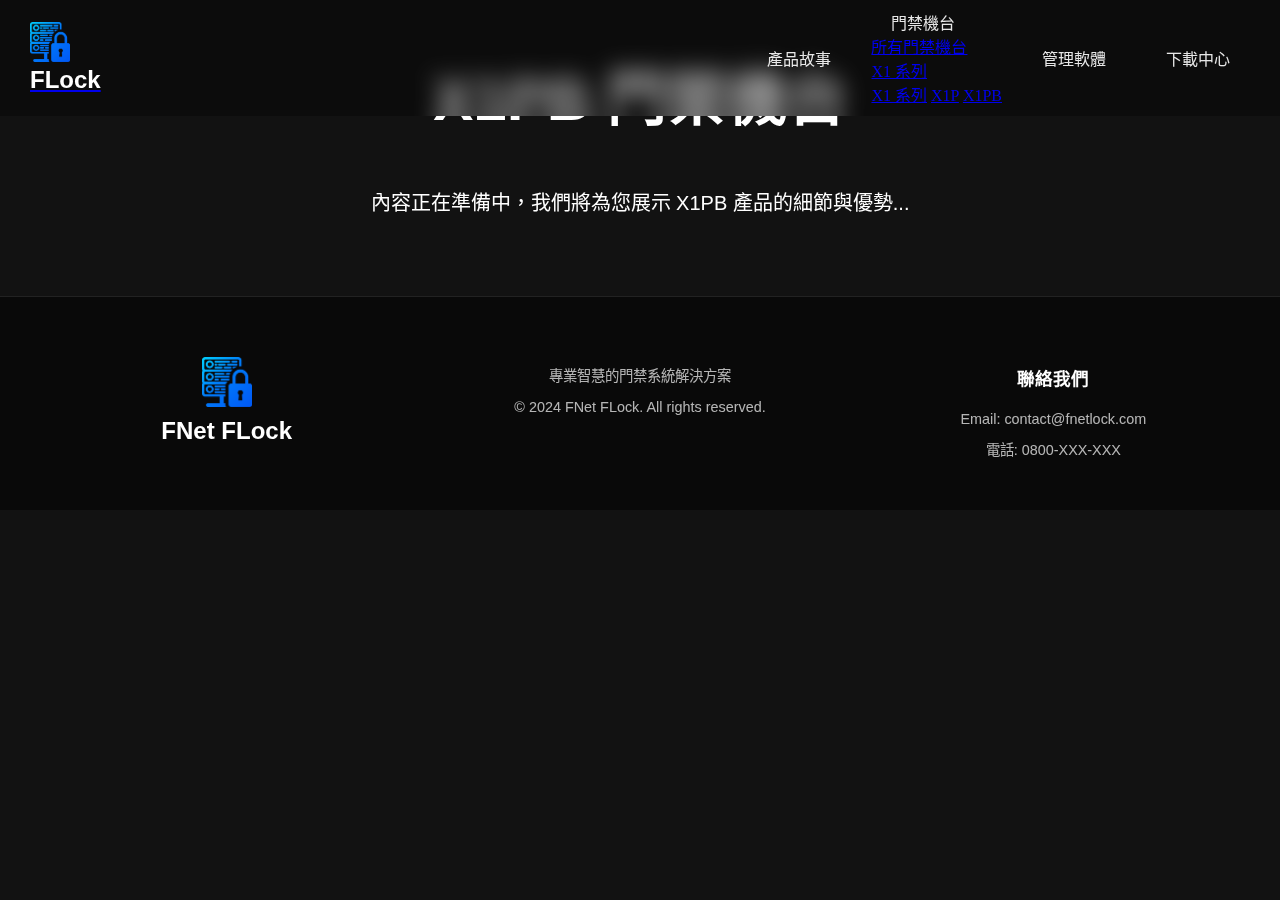
<file: x1pb.html>
<!DOCTYPE html>
<html lang="zh-TW">

<head>
    <meta charset="UTF-8">
    <meta name="viewport" content="width=device-width, initial-scale=1.0">
    <title>X1PB - FLock 專業智慧的門禁系統</title>
    <link rel="icon" href="images/LockServer_Icon.png" type="image/png">
    <link rel="stylesheet" href="FLock_Style.css">
</head>

<body>
    <!--頂部標題導航列-->
    <header>
        <div class="HeaderLeft">
            <a href="index.html">
                <img class="Header" src="images/LockServer_Icon.png" alt="FLock Logo">
                <h1 class="Header">FLock</h1>
            </a>
        </div>
        <button class="MenuToggle" aria-label="開啟選單">
            <span class="bar"></span>
            <span class="bar"></span>
            <span class="bar"></span>
        </button>
        <nav class="HeaderNav">
            <a href="index.html" class="NavButton">產品故事</a>
            <div class="NavDropdown">
                <a href="device.html" class="NavButton HasDropdown">門禁機台 <span class="DropdownTriangle"></span></a>
                <div class="DropdownContent">
                    <a href="device.html" class="DropdownItem">所有門禁機台</a>
                    <div class="DropdownSub">
                        <a href="javascript:void(0)" class="DropdownItem HasSub">X1 系列 <span
                                class="SideTriangle"></span></a>
                        <div class="SubDropdownContent">
                            <a href="x1-series.html" class="DropdownItem">X1 系列</a>
                            <a href="x1p.html" class="DropdownItem">X1P</a>
                            <a href="x1pb.html" class="DropdownItem">X1PB</a>
                        </div>
                    </div>
                </div>
            </div>
            <a href="software.html" class="NavButton">管理軟體</a>
            <a href="download.html" class="NavButton">下載中心</a>
        </nav>
    </header>

    <!--回到頂部按鈕-->
    <button id="scrollToTop" class="ScrollToTopButton" aria-label="回到頂部">
        <svg width="24" height="24" viewBox="0 0 24 24" fill="none" stroke="currentColor" stroke-width="2">
            <path d="M18 15l-6-6-6 6" />
        </svg>
    </button>

    <!-- 頁面主體 -->
    <main class="PagePlaceholder">
        <div class="PlaceholderContent">
            <h2>X1PB 門禁機台</h2>
            <p>內容正在準備中，我們將為您展示 X1PB 產品的細節與優勢...</p>
        </div>
    </main>

    <!--頁尾-->
    <footer class="FooterSection">
        <div class="FooterContent">
            <div class="FooterLogo">
                <img src="images/LockServer_Icon.png" alt="FLock Logo" width="40">
                <h3>FNet FLock</h3>
            </div>
            <div class="FooterInfo">
                <p>專業智慧的門禁系統解決方案</p>
                <p>© 2024 FNet FLock. All rights reserved.</p>
            </div>
            <div class="FooterContact">
                <p>聯絡我們</p>
                <p>Email: contact@fnetlock.com</p>
                <p>電話: 0800-XXX-XXX</p>
            </div>
        </div>
    </footer>

    <script>
        // 回到頂部按鈕功能
        const scrollToTopButton = document.getElementById('scrollToTop');
        window.addEventListener('scroll', function () {
            if (window.pageYOffset > 300) {
                scrollToTopButton.classList.add('show');
            } else {
                scrollToTopButton.classList.remove('show');
            }
        });
        scrollToTopButton.addEventListener('click', function () {
            window.scrollTo({ top: 0, behavior: 'smooth' });
        });

        // 手機版選單邏輯
        const menuToggle = document.querySelector('.MenuToggle');
        const headerNav = document.querySelector('.HeaderNav');

        if (menuToggle) {
            menuToggle.addEventListener('click', (e) => {
                e.stopPropagation();
                headerNav.classList.toggle('active');
                menuToggle.classList.toggle('active');
            });
        }

        document.addEventListener('click', () => {
            headerNav.classList.remove('active');
            if (menuToggle) menuToggle.classList.remove('active');
            document.querySelectorAll('.NavDropdown').forEach(d => d.classList.remove('open'));
            document.querySelectorAll('.DropdownSub').forEach(s => s.classList.remove('open'));
        });

        headerNav.addEventListener('click', (e) => {
            e.stopPropagation();
        });

        const isMobile = () => window.innerWidth <= 700;

        document.querySelectorAll('.NavDropdown > .NavButton').forEach(btn => {
            btn.addEventListener('click', (e) => {
                if (isMobile()) {
                    e.preventDefault();
                    btn.parentElement.classList.toggle('open');
                }
            });
        });

        document.querySelectorAll('.DropdownItem.HasSub').forEach(item => {
            item.addEventListener('click', (e) => {
                if (isMobile()) {
                    e.preventDefault();
                    item.parentElement.classList.toggle('open');
                }
            });
        });
    </script>
</body>

</html>
</file>
<file: FLock_Style.css>
/*====================全局初始設定====================*/
* {
    padding: 0px;
    margin: 0px;
}

/*====================通用浮起效果風格====================*/
/* 通用浮起效果 - 可應用到任何需要懸停浮起效果的元素 */
.hover-lift {
    transition: transform 0.3s ease, box-shadow 0.3s ease, background-color 0.3s ease;
    cursor: pointer;
}

.hover-lift:hover {
    transform: translateY(-10px) scale(1.02);
    /* 向上浮起並稍微放大 */
    box-shadow: 0 10px 30px rgba(0, 0, 0, 0.5), 0 0 20px rgba(255, 255, 255, 0.1);
    /* 陰影效果 */
}

/* 動態背景動畫關鍵影格 */
@keyframes gradientBG {
    0% {
        background-position: 0% 50%;
    }

    50% {
        background-position: 100% 50%;
    }

    100% {
        background-position: 0% 50%;
    }
}

/*H2標題設定*/
h2 {
    font-family: "Noto Sans TC", "Microsoft JhengHei", sans-serif;
    font-size: 60px;
    text-align: center;
    margin: 50px;
}

/*H3標題設定*/
h3 {
    font-family: "Noto Sans TC", "Microsoft JhengHei", sans-serif;
    font-size: 40px;
    text-align: center;
    margin: 20px;
}

/*普通文本設定*/
p {
    font-family: "Noto Sans TC", "Microsoft JhengHei", sans-serif;
    font-size: 20px;
    text-align: center;
    margin: 10px;
}

/*====================介面深色設定====================*/
body {
    background-color: #121212;
    /* 深色背景 */
    color: white;
    /* 文字顏色設為白色 */
}

/*====================最上方導航列====================*/
/* 讓 header 內的元素水平排列 */
header {
    display: flex;
    align-items: center;
    justify-content: space-between;
    /* Logo 在左，導覽在右 */
    gap: 20px;

    /*上方導航列區塊*/
    background-color: #00000055;
    backdrop-filter: blur(12px) saturate(180%);
    /* 毛玻璃 + 飽和度 */
    -webkit-backdrop-filter: blur(12px) saturate(180%);
    padding: 10px 30px;
    margin: 0px;

    /*位置*/
    position: fixed;
    /* 固定在畫面上 */
    top: 0;
    /* 貼齊上方 */
    left: 0;
    width: 100%;
    /* 讓 header 寬度填滿 */
    z-index: 9999;
    /* 永遠在最上層 */
    box-sizing: border-box;
}

/* Logo 和標題容器 */
.HeaderLeft {
    display: flex;
    align-items: center;
    gap: 10px;
}

/*LOGO標題*/
h1.Header {
    font-family: "Noto Sans TC", "Microsoft JhengHei", sans-serif;
    color: white;
    font-size: 1.5rem;
    margin: 0;
}

/*LOGO圖片*/
img.Header {
    width: 40px;
}

/* 導覽按鈕容器 */
.HeaderNav {
    display: flex;
    align-items: center;
    gap: 20px;
}

/* 導覽按鈕樣式 */
.NavButton {
    font-family: "Noto Sans TC", "Microsoft JhengHei", sans-serif;
    color: rgba(255, 255, 255, 0.9);
    text-decoration: none;
    font-size: 1rem;
    font-weight: 500;
    padding: 8px 20px;
    border-radius: 6px;
    transition: all 0.3s ease;
    position: relative;
}

.NavButton:hover {
    color: #ffffff;
    background-color: rgba(255, 255, 255, 0.1);
    transform: translateY(-2px);
}

.NavButton::after {
    content: '';
    position: absolute;
    bottom: 0;
    left: 50%;
    transform: translateX(-50%);
    width: 0;
    height: 2px;
    background-color: rgba(0, 120, 255, 1);
    transition: width 0.3s ease;
}

.NavButton:hover::after {
    width: 80%;
}

/* 手機版選單按鈕 (預設隱藏) */
.MenuToggle {
    display: none;
    flex-direction: column;
    justify-content: space-between;
    width: 30px;
    height: 21px;
    background: transparent;
    border: none;
    cursor: pointer;
    z-index: 10001;
    /* 確保在最上層 */
    padding: 0;
}

.MenuToggle .bar {
    width: 100%;
    height: 3px;
    background-color: white;
    border-radius: 3px;
    transition: all 0.3s ease;
}

/* 漢堡選單動畫效果 */
.MenuToggle.active .bar:nth-child(1) {
    transform: translateY(9px) rotate(45deg);
}

.MenuToggle.active .bar:nth-child(2) {
    opacity: 0;
}

.MenuToggle.active .bar:nth-child(3) {
    transform: translateY(-9px) rotate(-45deg);
}

/*====================回到頂部按鈕====================*/
.ScrollToTopButton {
    position: fixed;
    bottom: 30px;
    right: 30px;
    width: 55px;
    height: 55px;
    /* 壓克力 (Acrylic) 效果：深色半透明帶點藍色底蘊 */
    background: rgba(30, 41, 59, 0.4);
    backdrop-filter: blur(20px) saturate(180%);
    -webkit-backdrop-filter: blur(20px) saturate(180%);
    /* 精緻的邊框：模擬玻璃邊緣在高光下的質感 */
    border: 1px solid rgba(255, 255, 255, 0.12);
    box-shadow:
        0 8px 32px 0 rgba(0, 0, 0, 0.4),
        inset 0 0 0 1px rgba(255, 255, 255, 0.08);

    color: white;
    border-radius: 50%;
    cursor: pointer;
    display: flex;
    align-items: center;
    justify-content: center;
    z-index: 9998;
    opacity: 0;
    visibility: hidden;
    transform: translateY(20px);
    transition: all 0.4s cubic-bezier(0.175, 0.885, 0.32, 1.275);
}

.ScrollToTopButton:hover {
    background: rgba(0, 120, 255, 0.2);
    transform: translateY(-8px) scale(1.1);
    /* 將原先強烈的藍光改為「電訊藍 + 月光白」的複合光暈，更專業沉穩 */
    box-shadow:
        0 0 50px rgba(0, 163, 255, 0.3),
        0 0 20px rgba(255, 255, 255, 0.15),
        inset 0 0 20px rgba(255, 255, 255, 0.25);
    border-color: rgba(255, 255, 255, 0.4);
}

.ScrollToTopButton.show {
    opacity: 1;
    visibility: visible;
    transform: translateY(0);
}

.ScrollToTopButton svg {
    width: 24px;
    height: 24px;
}

/*====================上方封面圖案及文字====================*/
/* 封面外層：填滿視窗 */
.FrontCoverWrapper {
    position: relative;
    width: 100%;
    height: 100vh;
    /* 填滿視窗高度 */
    overflow: hidden;
    display: flex;
    align-items: center;
    justify-content: center;
}

/*圖片 - 預設（橫向螢幕）*/
img.FrontCover {
    width: 100%;
    height: 100%;
    display: block;
    object-fit: cover;
    /* 裁切填滿容器 */
    object-position: center;
    /* 置中裁切 */
}

/* 直式螢幕（縱向）：左右裁切 */
@media (orientation: portrait) {
    img.FrontCover {
        width: auto;
        /* 寬度自動 */
        height: 100%;
        /* 高度填滿 */
        object-fit: cover;
        object-position: center;
    }
}

/* 橫向螢幕：上下裁切（預設已設定）*/
@media (orientation: landscape) {
    img.FrontCover {
        width: 100%;
        /* 寬度填滿 */
        height: 100%;
        /* 高度填滿 */
        object-fit: cover;
        object-position: center;
    }
}

/* 半透明遮罩 */
.FrontCoverOverlay {
    position: absolute;
    top: 0;
    left: 0;
    width: 100%;
    height: 100%;
    background: rgba(0, 0, 0, 0.35);
    /* 透明度可調整 */
    pointer-events: none;
    /* 讓點擊事件穿透 */
}

/* 封面內容容器 */
.FrontCoverContent {
    position: absolute;
    top: 50%;
    left: 50%;
    transform: translate(-50%, -50%);
    text-align: center;
    color: white;
    width: 100%;
    max-width: 1200px;
    padding: 0 20px;
}

/* 置中顯示的標題文字 */
.FrontCoverTitle {
    color: white;
    font-size: clamp(2.5rem, 8vw, 6rem);
    font-family: "Noto Sans TC", "Microsoft JhengHei", sans-serif;
    text-align: center;
    font-weight: 700;
    margin-bottom: 1rem;
}

/* 置中顯示的說明文字 */
.FrontCoverText {
    color: white;
    font-size: clamp(1rem, 3vw, 2rem);
    font-family: "Noto Sans TC", "Microsoft JhengHei", sans-serif;
    text-align: center;
    font-weight: 400;
    margin-bottom: 3rem;
}

/* 按鈕容器 */
.FrontCoverButtons {
    display: flex;
    gap: 20px;
    justify-content: center;
    flex-wrap: wrap;
    margin-top: 2rem;
}

/* 按鈕1樣式 */
.FrontCoverButton1 {
    padding: 12px 50px;
    font-size: 1.1rem;
    font-family: "Noto Sans TC", "Microsoft JhengHei", sans-serif;
    color: white;
    background-color: transparent;
    border: 2px solid white;
    border-radius: 5px;
    cursor: pointer;
    transition: background-color 0.3s ease, transform 0.3s ease;
}

/* 按鈕2樣式 */
.FrontCoverButton2 {
    padding: 12px 50px;
    font-size: 1.1rem;
    font-family: "Noto Sans TC", "Microsoft JhengHei", sans-serif;
    color: black;
    background-color: white;
    border: 2px solid white;
    border-radius: 5px;
    cursor: pointer;
    transition: background-color 0.3s ease, transform 0.3s ease;
}

/* 按鈕3樣式 */
.FrontCoverButton3 {
    padding: 12px 50px;
    font-size: 1.1rem;
    font-family: "Noto Sans TC", "Microsoft JhengHei", sans-serif;
    color: white;
    background-color: transparent;
    border: 2px solid white;
    border-radius: 5px;
    cursor: pointer;
    transition: background-color 0.3s ease, transform 0.3s ease;
}

/* 按鈕1懸停效果 */
.FrontCoverButton1:hover {
    background-color: rgba(0, 120, 255, 1);
    transform: scale(1.05);
}

/* 按鈕2懸停效果 */
.FrontCoverButton2:hover {
    background-color: rgb(90, 210, 255);
    transform: scale(1.05);
}

/* 按鈕3懸停效果 */
.FrontCoverButton3:hover {
    background-color: rgba(0, 120, 255, 1);
    transform: scale(1.05);
}

/*====================門禁使用場景====================*/
/* 圖片容器：水平置中、圖片間距、自動換行 */
.WhereSetFLock_items {
    display: flex;
    justify-content: center;
    /* 水平置中整排 */
    gap: 30px;
    /* 圖片間距 */
    flex-wrap: wrap;
    /*  RWD：小螢幕自動換行 */
    padding: 20px;
    margin-bottom: 50px;
}

/* 物件方塊內設定 */
.WhereSetFLock_item {
    width: 400px;
    /* 固定寬度或用百分比 */
    max-width: 100%;
    /* 響應式：小螢幕可填滿 */
    min-width: 280px;
    /* 最小寬度確保可讀性 */
    border-radius: 8px;
    /* 圓角 */
    background-color: rgba(255, 255, 255, 0.05);
    padding: 20px;
    box-sizing: border-box;
    display: flex;
    flex-direction: column;
    align-items: center;
    /* 通用浮起效果 */
    transition: transform 0.3s ease, box-shadow 0.3s ease, background-color 0.3s ease;
    cursor: pointer;
}

.WhereSetFLock_item:hover {
    transform: translateY(-10px) scale(1.02);
    /* 向上浮起並稍微放大 */
    box-shadow: 0 10px 30px rgba(0, 0, 0, 0.5), 0 0 20px rgba(255, 255, 255, 0.1);
    /* 陰影效果 */
    background-color: rgba(255, 255, 255, 0.08);
    /* 背景稍微變亮 */
}

/* 圖片樣式：響應式拉伸、圓角 */
.WhereSetFLock_item img {
    width: 100%;
    /* 響應式寬度，填滿容器 */
    height: auto;
    /* 高度自動，保持比例 */
    min-height: 250px;
    /* 最小高度確保顯示 */
    max-height: 400px;
    /* 最大高度限制 */
    object-fit: cover;
    /* 保持比例填滿容器 */
    border-radius: 8px;
    /* 圓角 */
    margin-bottom: 20px;
}

/*====================問題引導區塊====================*/
.QuestionSection {
    min-height: 100vh;
    /* 填滿整個視窗高度 */
    display: flex;
    flex-direction: column;
    /* 確保窄螢幕時項目垂直排列 */
    align-items: center;
    justify-content: center;
    padding: 100px 20px;
    padding: 100px 20px;
    /* 藍色漸層：更沉穩、深邃的色調，平滑過渡 */
    background: linear-gradient(-45deg,
            rgba(2, 28, 60, 0.4),
            /* 深海軍藍 */
            rgba(10, 40, 90, 0.5),
            /* 略亮的深藍 */
            rgba(5, 30, 70, 0.45),
            /* 過渡深藍 */
            rgba(2, 20, 50, 0.5)
            /* 極深藍 */
        );
    background-size: 400% 400%;
    animation: gradientBG 4s ease infinite;
    /* 速度加快到 4s */
    text-align: center;
    position: relative;
    overflow: hidden;
    box-sizing: border-box;
}

.QuestionSection::before {
    content: '';
    position: absolute;
    top: 0;
    left: 0;
    right: 0;
    bottom: 0;
    background: radial-gradient(circle at 50% 50%, rgba(0, 120, 255, 0.1), transparent 70%);
    pointer-events: none;
}

.QuestionContent {
    max-width: 900px;
    width: 100%;
    margin: 0 auto;
    position: relative;
    z-index: 1;
}

.QuestionTitle {
    font-family: "Noto Sans TC", "Microsoft JhengHei", sans-serif;
    font-size: clamp(2rem, 5vw, 3.5rem);
    font-weight: 700;
    color: #ffffff;
    margin-bottom: 40px;
    line-height: 1.4;
    text-shadow: 0 4px 15px rgba(0, 0, 0, 0.6);
    /* 強化陰影避免被背景干擾 */
    position: relative;
    z-index: 2;
    /* 確保在漂浮標籤之上 */
}

/* 重點標示：又貴又難用 */
.QuestionTitle .HighlightText {
    display: inline-block;
    color: #ff6b6b;
    /* 紅色突出顯示 */
    font-weight: 900;
    font-size: 2em;
    /* 與標題一樣大小，讓寬度一致 */
    text-shadow: 0 0 20px rgba(255, 107, 107, 0.5), 0 2px 10px rgba(0, 0, 0, 0.3);
    background: linear-gradient(135deg, #ff6b6b, #ff8787);
    -webkit-background-clip: text;
    -webkit-text-fill-color: transparent;
    background-clip: text;
    position: relative;
    animation: pulse 2s ease-in-out infinite;
}

/* 痛點文字牆容器：預設為行動版/窄螢幕，排在標題下方 */
.PainPointWall {
    position: relative;
    display: flex;
    flex-wrap: wrap;
    justify-content: center;
    gap: 12px;
    margin-top: 40px;
    width: 100%;
    max-width: 900px;
    margin-left: auto;
    margin-right: auto;
    z-index: 1;
    pointer-events: auto;
}

/* 痛點標籤：預設樣式 (行動版) */
.PainPointItem {
    position: static;
    padding: 8px 16px;
    background: rgba(255, 107, 107, 0.05);
    border: 1px solid rgba(255, 107, 107, 0.2);
    border-radius: 50px;
    color: rgba(255, 255, 255, 0.6);
    font-size: 0.9rem;
    font-weight: 500;
    white-space: nowrap;
    transition: all 0.4s ease;
    cursor: default;
    animation: floatingPainMob 4s ease-in-out infinite;
}

/* 當寬度大於 1100px 時，切換為「環繞模式」 */
@media (min-width: 1100px) {
    .PainPointWall {
        position: absolute;
        top: 0;
        left: 50%;
        transform: translateX(-50%);
        /* 核心邏輯：
           1. 寬度剛到 1100px 時，width 為 100vw，標籤離標語遠。
           2. 寬度增加時，max-width 限制為 1600px，使標籤相對於視窗中心點「往內收」。
        */
        width: 100vw;
        max-width: 1600px;
        height: 100%;
        display: block;
        pointer-events: none;
        margin-top: 0;
    }

    .PainPointItem {
        position: absolute;
        font-size: 1rem;
        pointer-events: auto;
        animation: floatingSurround 6s ease-in-out infinite;
    }

    /* 調整散佈位置 */
    /* 均勻散佈位置 (18個項目) */
    .PainPointItem:nth-child(1) {
        top: 5%;
        left: 10%;
        animation-delay: 0.0s;
    }

    .PainPointItem:nth-child(2) {
        top: 5%;
        right: 10%;
        animation-delay: 1.0s;
    }

    .PainPointItem:nth-child(3) {
        bottom: 5%;
        left: 10%;
        animation-delay: 2.0s;
    }

    .PainPointItem:nth-child(4) {
        bottom: 5%;
        right: 10%;
        animation-delay: 0.5s;
    }

    .PainPointItem:nth-child(5) {
        top: 50%;
        left: 2%;
        animation-delay: 1.5s;
        transform: translateY(-50%);
    }

    .PainPointItem:nth-child(6) {
        top: 50%;
        right: 2%;
        animation-delay: 2.5s;
        transform: translateY(-50%);
    }

    .PainPointItem:nth-child(7) {
        top: 2%;
        left: 50%;
        animation-delay: 3.0s;
        transform: translateX(-50%);
    }

    .PainPointItem:nth-child(8) {
        bottom: 2%;
        left: 50%;
        animation-delay: 1.2s;
        transform: translateX(-50%);
    }

    .PainPointItem:nth-child(9) {
        top: 25%;
        left: 5%;
        animation-delay: 0.7s;
    }

    .PainPointItem:nth-child(10) {
        top: 25%;
        right: 5%;
        animation-delay: 1.8s;
    }

    .PainPointItem:nth-child(11) {
        bottom: 25%;
        left: 5%;
        animation-delay: 0.3s;
    }

    .PainPointItem:nth-child(12) {
        bottom: 25%;
        right: 5%;
        animation-delay: 2.2s;
    }

    .PainPointItem:nth-child(13) {
        top: 15%;
        left: 30%;
        animation-delay: 1.1s;
    }

    .PainPointItem:nth-child(14) {
        top: 15%;
        right: 30%;
        animation-delay: 2.8s;
    }

    .PainPointItem:nth-child(15) {
        bottom: 15%;
        left: 30%;
        animation-delay: 0.2s;
    }

    .PainPointItem:nth-child(16) {
        bottom: 15%;
        right: 30%;
        animation-delay: 1.6s;
    }

    .PainPointItem:nth-child(17) {
        top: 75%;
        left: 15%;
        animation-delay: 0.9s;
    }

    .PainPointItem:nth-child(18) {
        top: 75%;
        right: 15%;
        animation-delay: 2.4s;
    }
}

.PainPointItem:hover {
    background: rgba(255, 107, 107, 0.2);
    color: #ffffff;
    border-color: #ff6b6b;
    transform: scale(1.1) rotate(2deg);
    box-shadow: 0 0 20px rgba(255, 107, 107, 0.3);
    z-index: 10;
}

/* 環繞漂浮動畫 */
@keyframes floatingSurround {

    0%,
    100% {
        transform: translate(0, 0) rotate(0deg);
    }

    25% {
        transform: translate(10px, -15px) rotate(1deg);
    }

    50% {
        transform: translate(-5px, 10px) rotate(-1deg);
    }

    75% {
        transform: translate(-12px, -5px) rotate(0.5deg);
    }
}


/* 脈衝動畫效果 */
/* 脈衝動畫效果 */
@keyframes pulse {

    0%,
    100% {
        transform: scale(1);
    }

    50% {
        transform: scale(1.05);
    }
}

@keyframes floatingPainMob {

    0%,
    100% {
        transform: translateY(0);
    }

    50% {
        transform: translateY(-5px);
    }
}

/* 脈衝動畫效果 */
@keyframes pulse {

    0%,
    100% {
        transform: scale(1);
    }

    50% {
        transform: scale(1.05);
    }
}

/*====================解決方案區塊====================*/
/*==================== 整合特色區塊容器 (全面無縫) ====================*/
.FeaturesContainer {
    position: relative;
    width: 100%;
    /* 調整漸層佔比：稍微減少綠色占比，讓轉向藍色的過程提早一點點 */
    background: linear-gradient(to bottom,
            rgb(10, 50, 25) 0%,
            /* 起始綠色 */
            rgb(10, 50, 25) 22%,
            /* 調整綠色占比 (從 30% 降至 22%) */
            rgb(7, 34, 18) 40%,
            /* 中間過渡色提前 */
            rgb(1, 8, 21) 75%,
            /* 藍色占比開始提前 */
            rgb(18, 18, 18) 100%
            /* 底部轉為黑色 */
        );
    overflow: hidden;
}

/*====================解決方案區塊 (改為透明以顯示容器背景) ====================*/
.SolutionSection {
    min-height: 100vh;
    display: flex;
    align-items: center;
    justify-content: center;
    padding: 100px 20px;
    background: transparent;
    /* 設為透明以顯示容器背景 */
    text-align: center;
    position: relative;
    z-index: 1;
}

.SolutionText {
    font-family: "Noto Sans TC", "Microsoft JhengHei", sans-serif;
    font-size: clamp(1.5rem, 4vw, 2.2rem);
    color: rgba(255, 255, 255, 0.95);
    line-height: 1.8;
    max-width: 800px;
    margin: 0 auto;
    font-weight: 500;
    letter-spacing: 0.8px;
    text-shadow: 0 4px 20px rgba(0, 0, 0, 0.5);
    /* 加回陰影 */
}

/* 解決方案開頭文字 */
.SolutionText .SolutionIntro {
    display: inline-block;
    font-size: 1.4em;
    font-weight: 600;
    margin-bottom: 10px;
    line-height: 1.6;
}

/* 解決方案重點文字 */
.SolutionText .SolutionHighlight {
    display: inline-block;
    font-size: 2.5em;
    font-weight: 700;
    margin: 10px 0;
    line-height: 1.6;
    background: linear-gradient(to bottom, #ffffff, #a5d6a7);
    /* 加入微綠漸層感 */
    -webkit-background-clip: text;
    background-clip: text;
    -webkit-text-fill-color: transparent;
}

/*====================為何需要門禁系統====================*/
.WhyNeedSection {
    padding: 100px 20px;
    position: relative;
    z-index: 1;
    background: transparent;
    /* 移除背景色，展現容器背景 */
}

/* Glassmorphism 卡片效果 */
.glass-card {
    background: rgba(255, 255, 255, 0.03);
    backdrop-filter: blur(10px);
    -webkit-backdrop-filter: blur(10px);
    border: 1px solid rgba(255, 255, 255, 0.08);
    box-shadow: 0 8px 32px 0 rgba(0, 0, 0, 0.37);
}

.WhyNeedItems {
    display: flex;
    flex-direction: column;
    gap: 30px;
    max-width: 1200px;
    margin: 0 auto;
    padding: 20px;
}

.WhyNeedItem {
    display: flex;
    flex-direction: row;
    /* 預設寬螢幕：橫向排列 */
    align-items: center;
    justify-content: center;
    gap: 40px;
    padding: 40px;
    border-radius: 24px;
    transition: all 0.4s cubic-bezier(0.165, 0.84, 0.44, 1);
    width: 100%;
    box-sizing: border-box;
}

.WhyNeedItem:hover {
    transform: translateY(-8px);
    background: rgba(255, 255, 255, 0.06);
    border-color: rgba(255, 255, 255, 0.15);
}

/* 圖片容器 - 1:1 比例 */
.WhyNeedItemImage {
    flex-shrink: 0;
    width: 240px;
    height: 240px;
    display: flex;
    align-items: center;
    justify-content: center;
}

.WhyNeedItemImage img {
    max-width: 100%;
    max-height: 100%;
    object-fit: contain;
    filter: drop-shadow(0 0 20px rgba(255, 255, 255, 0.1));
    /* 基礎亮感 */
    display: block;
    transition: filter 0.3s ease;
}

/* 根據圖片內容定義特定光暈 */
.img-glow-blue {
    filter: drop-shadow(0 0 25px rgba(0, 120, 255, 0.5)) !important;
}

.img-glow-cyan {
    filter: drop-shadow(0 0 25px rgba(0, 255, 255, 0.4)) !important;
}

.img-glow-gold {
    filter: drop-shadow(0 0 25px rgba(255, 200, 0, 0.4)) !important;
}

.img-glow-red {
    filter: drop-shadow(0 0 25px rgba(255, 0, 0, 0.5)) !important;
}

/* 文字內容容器 */
.WhyNeedItemContent {
    flex: 1;
    text-align: left;
    /* 改回左對齊，消除奇怪的對齊 */
}

.WhyNeedItemContent h3 {
    font-size: 2.8rem;
    margin: 0 0 15px 0;
    /* 移除左右 margin 避免對齊問題 */
    color: #ffffff;
    font-weight: 700;
    text-align: left;
}

/* 確保內容元素左對齊 */
.WhyNeedItemContent h3,
.WhyNeedItemContent p {
    text-align: left;
}

.WhyNeedItemContent p {
    font-size: 1.5rem;
    line-height: 1.6;
    color: rgba(255, 255, 255, 0.8);
    margin: 0;
    /* Margin 已歸零，確保左對齊正確 */
}

/* 窄螢幕（Narrow Screen）響應式設計 - 手機與平板直向 */
@media (max-width: 700px) {

    /* 調整區塊內距 */
    .WhyNeedSection {
        padding: 40px 20px;
    }

    .WhyNeedItems {
        padding: 20px 10px;
    }

    .WhyNeedItem {
        flex-direction: column;
        /* 改回圖片在上、文字在下的直向排列 */
        align-items: center;
        padding: 30px 20px;
        gap: 20px;
    }

    .WhyNeedItemImage {
        /* 在直向排列時放大圖片，並填滿容器(內縮由padding控制) */
        width: 100%;
        height: auto;
        aspect-ratio: 1/1;
        margin-bottom: 20px;
        flex-shrink: 0;
    }

    .WhyNeedItemContent h3 {
        font-size: 2rem;
        /* 稍微縮小標題字體 */
        text-align: center;
        margin-top: 0;
    }

    .WhyNeedItemContent p {
        font-size: 1.2rem;
        text-align: center;
    }
}

/*====================FLock 系列亮點====================*/
.HighlightsSection {
    padding: 120px 20px;
    background: transparent;
    position: relative;
    z-index: 1;
}

/* 星座感背景 (Canvas) */
.HighlightsBackground {
    position: absolute;
    top: 0;
    left: 0;
    width: 100%;
    height: 100%;
    z-index: 0;
    pointer-events: none;
    opacity: 0.6;
}


.HighlightsItems {
    position: relative;
    z-index: 1;
    /* 確保內容在星星上方 */
    display: grid;
    grid-template-columns: repeat(auto-fit, minmax(320px, 1fr));
    gap: 35px;
    max-width: 1300px;
    margin: 0 auto;
    padding: 20px;
}

.HighlightItem {
    padding: 50px 40px;
    border-radius: 24px;
    text-align: center;
    transition: all 0.5s cubic-bezier(0.19, 1, 0.22, 1);
}

.HighlightIcon {
    margin-bottom: 30px;
    height: 120px;
    /* 已將高度從 80px 提升至 120px */
    display: flex;
    align-items: center;
    justify-content: center;
}

.HighlightIcon img {
    height: 100%;
    width: auto;
    object-fit: contain;
    filter: drop-shadow(0 0 15px rgba(0, 120, 255, 0.4));
}

.HighlightItem h3 {
    font-size: 2rem;
    margin-bottom: 15px;
    color: #ffffff;
    font-weight: 700;
}

.HighlightItem p {
    font-size: 1.15rem;
    line-height: 1.7;
    color: rgba(255, 255, 255, 0.7);
    margin: 0;
}

/* 響應式調整：小螢幕時縮小間距 */
@media (max-width: 700px) {
    .HighlightsSection {
        padding: 60px 20px;
    }

    .HighlightsItems {
        grid-template-columns: 1fr;
        gap: 20px;
    }

    .HighlightItem {
        padding: 35px 25px;
    }
}


/*====================產品核心特色====================*/
.FeaturesSection {
    padding: 80px 20px;
    background-color: rgba(0, 0, 0, 0.2);
}

.FeaturesItems {
    display: grid;
    grid-template-columns: repeat(auto-fit, minmax(260px, 1fr));
    gap: 30px;
    max-width: 1200px;
    margin: 0 auto;
    padding: 20px;
}

.FeatureItem {
    padding: 30px 25px;
    background-color: rgba(255, 255, 255, 0.05);
    border-radius: 12px;
    text-align: center;
    border: 1px solid rgba(255, 255, 255, 0.1);
}

.FeatureItem h3 {
    font-size: 1.5rem;
    margin-bottom: 15px;
    color: #ffffff;
}

.FeatureItem p {
    font-size: 1rem;
    line-height: 1.6;
    color: rgba(255, 255, 255, 0.8);
}

/*====================技術優勢====================*/
.TechAdvantageSection {
    padding: 80px 20px;
}

.TechAdvantageItems {
    display: flex;
    justify-content: center;
    gap: 30px;
    flex-wrap: wrap;
    max-width: 1200px;
    margin: 0 auto;
    padding: 20px;
}

.TechAdvantageItem {
    flex: 1;
    min-width: 250px;
    max-width: 280px;
    padding: 25px 20px;
    background: linear-gradient(135deg, rgba(0, 120, 255, 0.1), rgba(0, 149, 255, 0.1));
    border-radius: 12px;
    text-align: center;
    border: 1px solid rgba(0, 120, 255, 0.3);
    transition: transform 0.3s ease, border-color 0.3s ease;
}

.TechAdvantageItem:hover {
    transform: translateY(-5px);
    border-color: rgba(0, 120, 255, 0.6);
}

.TechAdvantageItem h3 {
    font-size: 1.3rem;
    margin-bottom: 10px;
    color: #ffffff;
}

.TechAdvantageItem p {
    font-size: 0.95rem;
    color: rgba(255, 255, 255, 0.8);
}

/*====================頁尾====================*/
.FooterSection {
    background-color: rgba(0, 0, 0, 0.5);
    padding: 60px 20px 40px;
    margin-top: 80px;
    border-top: 1px solid rgba(255, 255, 255, 0.1);
}

.FooterContent {
    max-width: 1200px;
    margin: 0 auto;
    display: grid;
    grid-template-columns: repeat(auto-fit, minmax(250px, 1fr));
    gap: 40px;
    text-align: center;
}

.FooterLogo {
    display: flex;
    flex-direction: column;
    align-items: center;
    gap: 10px;
}

.FooterLogo img {
    width: 50px;
    height: auto;
}

.FooterLogo h3 {
    font-size: 1.5rem;
    margin: 0;
    color: #ffffff;
}

.FooterInfo p,
.FooterContact p {
    font-size: 0.9rem;
    color: rgba(255, 255, 255, 0.7);
    margin: 8px 0;
    line-height: 1.6;
}

.FooterContact p:first-child {
    font-size: 1.1rem;
    font-weight: 600;
    color: #ffffff;
    margin-bottom: 15px;
}

/* 響應式設計 */
@media (max-width: 700px) {
    h2 {
        font-size: clamp(1.5rem, 8vw, 3.5rem);
        margin: 30px 20px;
        text-align: center;
        white-space: nowrap;
        /* 強制不換行 */
    }

    h3 {
        font-size: 1.5rem;
    }

    p {
        font-size: 1rem;
    }

    .WhereSetFLock_item {
        width: 100%;
        max-width: 100%;
        min-width: 100%;
        /* 小螢幕時完全填滿 */
    }

    .WhereSetFLock_item img {
        width: 100%;
        /* 完全填滿容器寬度 */
        max-width: 100%;
        /* 移除最大寬度限制 */
        min-height: 200px;
        /* 調整最小高度 */
        max-height: none;
        /* 移除最大高度限制，讓圖片自然拉伸 */
    }

    .FrontCoverWrapper {
        height: 100vh;
        /* 小螢幕時仍然填滿視窗 */
    }

    img.FrontCover {
        width: 100%;
        height: 100%;
        object-fit: cover;
        object-position: center;
    }

    /* 調整封面內容位置，讓文字往下移 */
    .FrontCoverContent {
        top: 55%;
        /* 從 50% 調整為 55%，讓內容往下移 */
    }

    /* 調整封面標題和文字間距 */
    .FrontCoverTitle {
        margin-bottom: 0.5rem;
        /* 減少標題下方間距 */
    }

    .FrontCoverText {
        margin-bottom: 1.5rem;
        /* 減少文字下方間距 */
    }

    .FrontCoverButtons {
        flex-direction: column;
        align-items: center;
        margin-top: 1rem;
        /* 減少按鈕上方間距 */
        gap: 12px;
        /* 減少按鈕間距 */
    }

    .FrontCoverButton1,
    .FrontCoverButton2,
    .FrontCoverButton3 {
        width: 70%;
        /* 從 80% 減少到 70% */
        max-width: 250px;
        /* 從 300px 減少到 250px */
        padding: 10px 30px;
        /* 從 12px 50px 減少到 10px 30px */
        font-size: 0.95rem;
        /* 從 1.1rem 減少到 0.95rem */
    }

    /* 響應式：問題引導區塊 */
    .QuestionSection {
        min-height: 100vh;
        /* 小螢幕時填滿視窗 */
        padding: 60px 20px;
    }

    .QuestionTitle {
        font-size: clamp(1rem, 6vw, 3.5rem);
        /* 縮小最小值以適應不換行 */
        white-space: nowrap;
        /* 手機上不換行 */
        /* 調整最小字體，讓小螢幕時不會太小 */
        margin-bottom: 30px;
    }

    .QuestionTitle .HighlightText {
        font-size: 2em;
        /* 保持相對大小 */
    }

    /* 響應式：解決方案區塊 */
    .SolutionSection {
        min-height: 100vh;
        /* 小螢幕時填滿視窗 */
        padding: 60px 20px;
    }

    .SolutionText {
        font-size: clamp(0.9rem, 4vw, 2.2rem);
        /* 縮小最小值以適應不換行 */
        white-space: nowrap;
        /* 手機上不換行 */
        /* 調整最小字體，讓小螢幕時不會太小 */
    }



    /* 響應式：產品核心特色 */
    .FeaturesSection {
        padding: 40px 20px;
    }

    .FeaturesItems {
        grid-template-columns: 1fr;
        gap: 20px;
    }

    /* 響應式：技術優勢 */
    .TechAdvantageSection {
        padding: 40px 20px;
    }

    .TechAdvantageItems {
        flex-direction: column;
        align-items: center;
    }

    .TechAdvantageItem {
        width: 100%;
        max-width: 100%;
    }

    /* 響應式：頁尾 */
    .FooterSection {
        padding: 40px 20px;
    }

    .FooterContent {
        grid-template-columns: 1fr;
        gap: 30px;
    }

    /* 響應式：導覽列 */
    header {
        padding: 10px 20px;
        justify-content: space-between;
    }

    /* 顯示漢堡選單按鈕 */
    .MenuToggle {
        display: flex;
    }

    /* 手機版導覽選單 */
    .HeaderNav {
        position: fixed;
        top: 0;
        right: -100%;
        /* 預設隱藏在右側 */
        width: 70%;
        max-width: 300px;
        height: 100vh;
        background-color: rgba(0, 0, 0, 0.95);
        backdrop-filter: blur(10px);
        flex-direction: column;
        justify-content: center;
        padding-top: 60px;
        transition: right 0.3s ease-in-out;
        box-shadow: -5px 0 15px rgba(0, 0, 0, 0.5);
    }

    .HeaderNav.active {
        right: 0;
        /* 滑入顯示 */
    }

    .NavButton {
        font-size: 1.2rem;
        padding: 15px 30px;
        width: 100%;
        text-align: center;
        border-bottom: 1px solid rgba(255, 255, 255, 0.1);
        border-radius: 0;
        box-sizing: border-box;
        /* 防止 padding 導致超出寬度 */
    }

    .NavButton:hover {
        background-color: rgba(255, 255, 255, 0.1);
        transform: none;
    }

    /* 響應式：回到頂部按鈕 */
    .ScrollToTopButton {
        width: 45px;
        height: 45px;
        bottom: 20px;
        right: 20px;
    }

    .ScrollToTopButton svg {
        width: 20px;
        height: 20px;
    }
}
</file>
